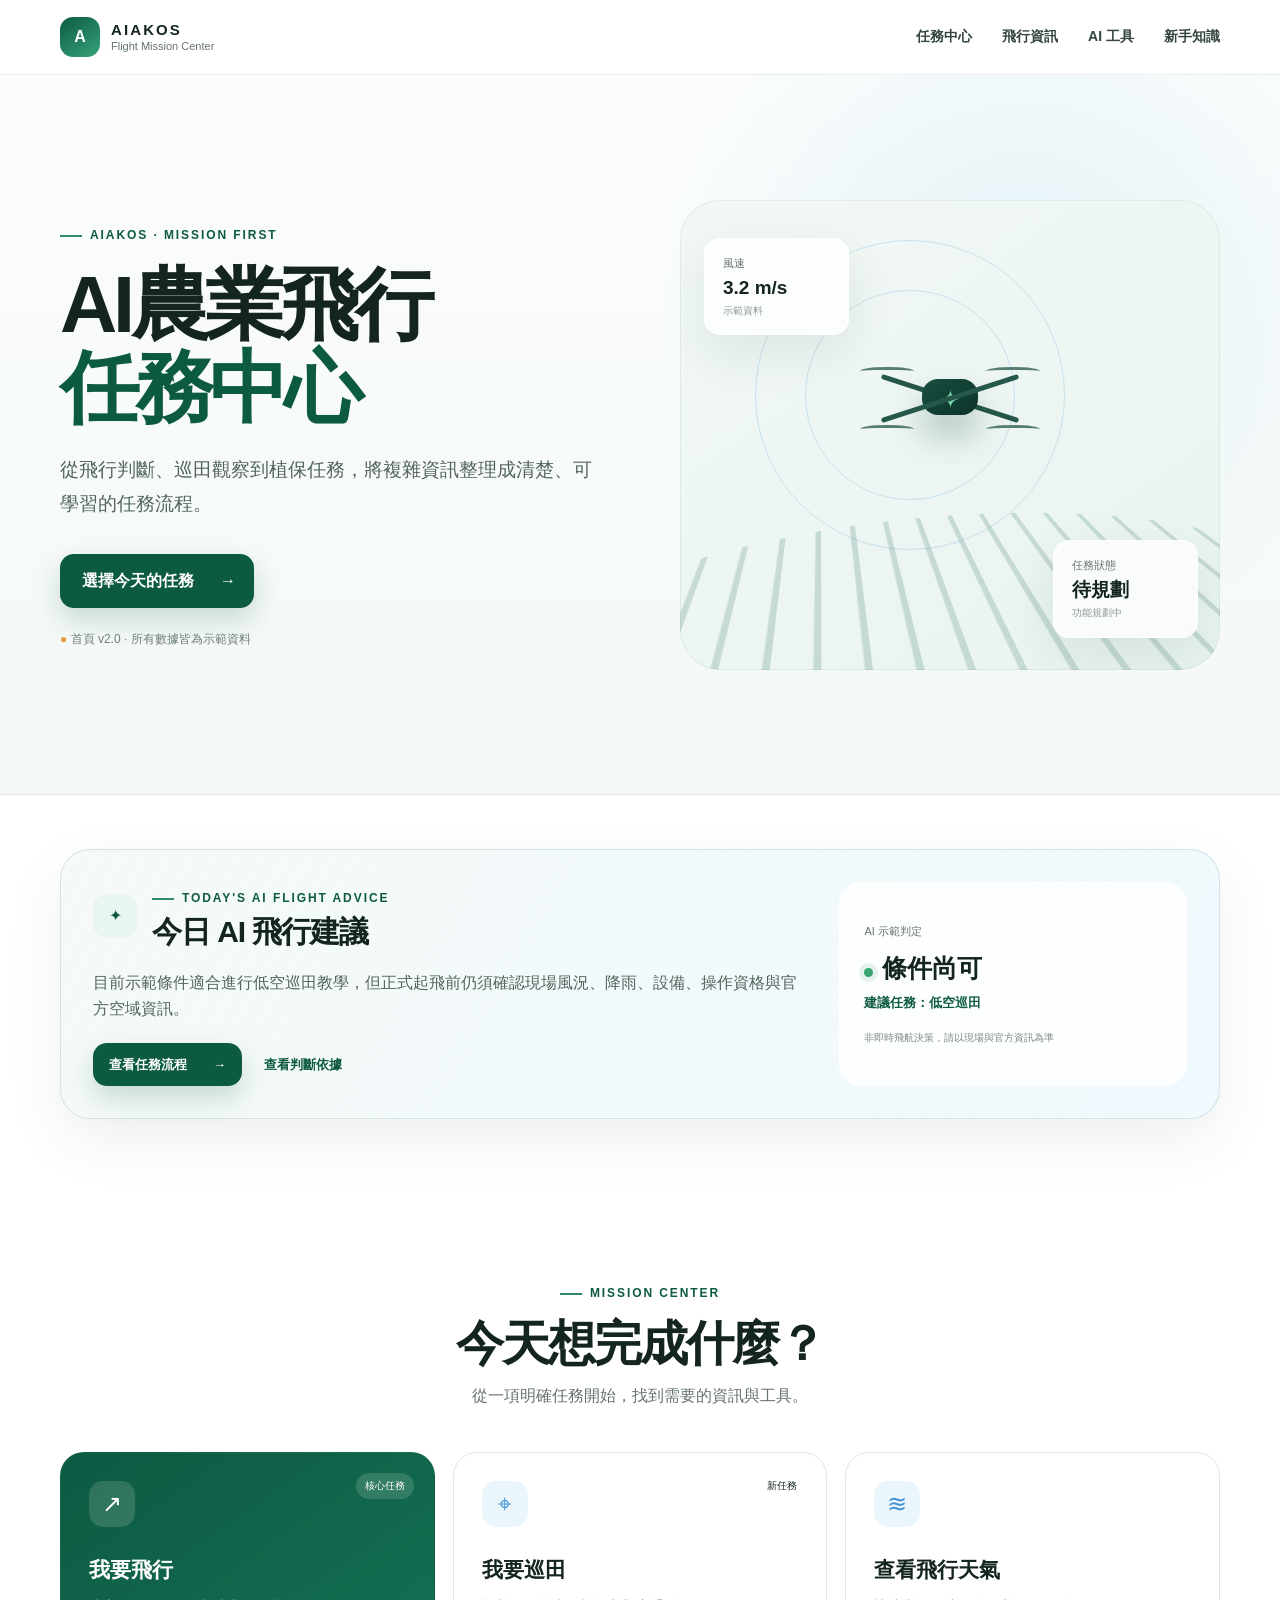
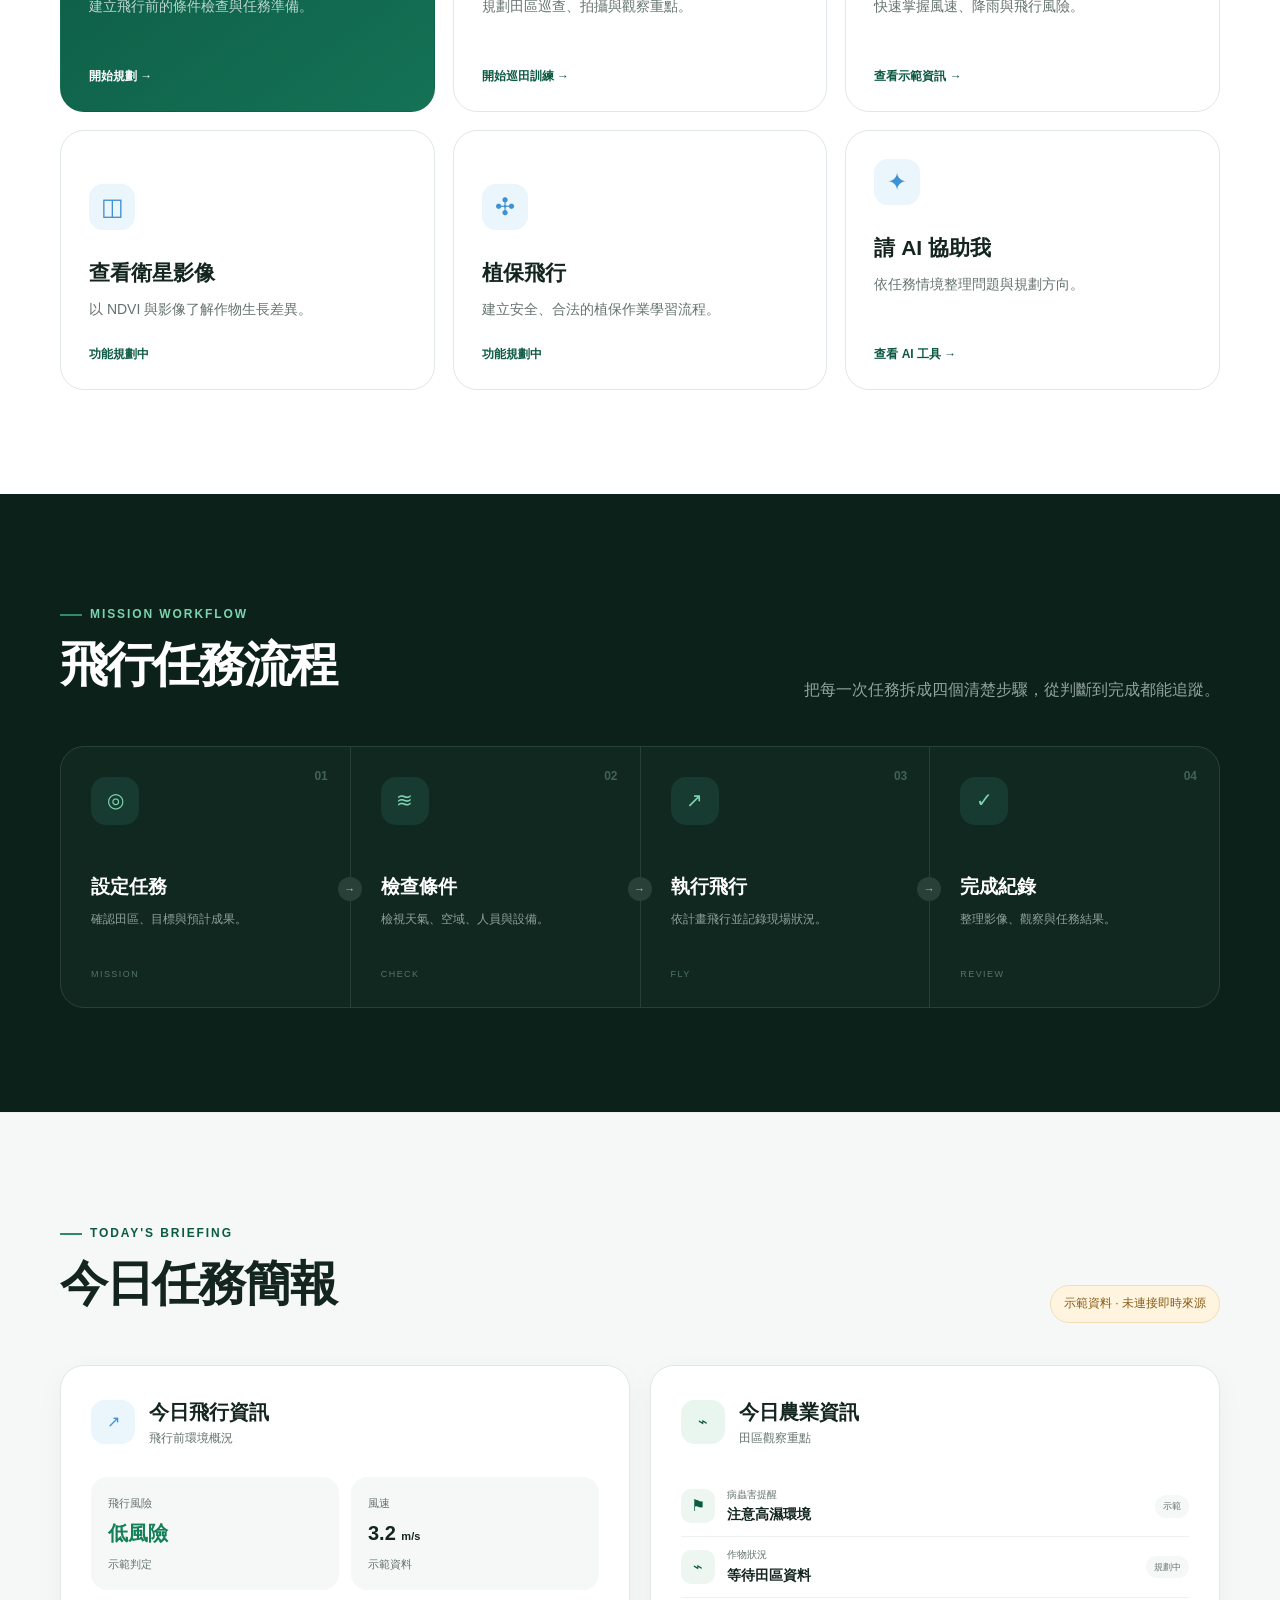
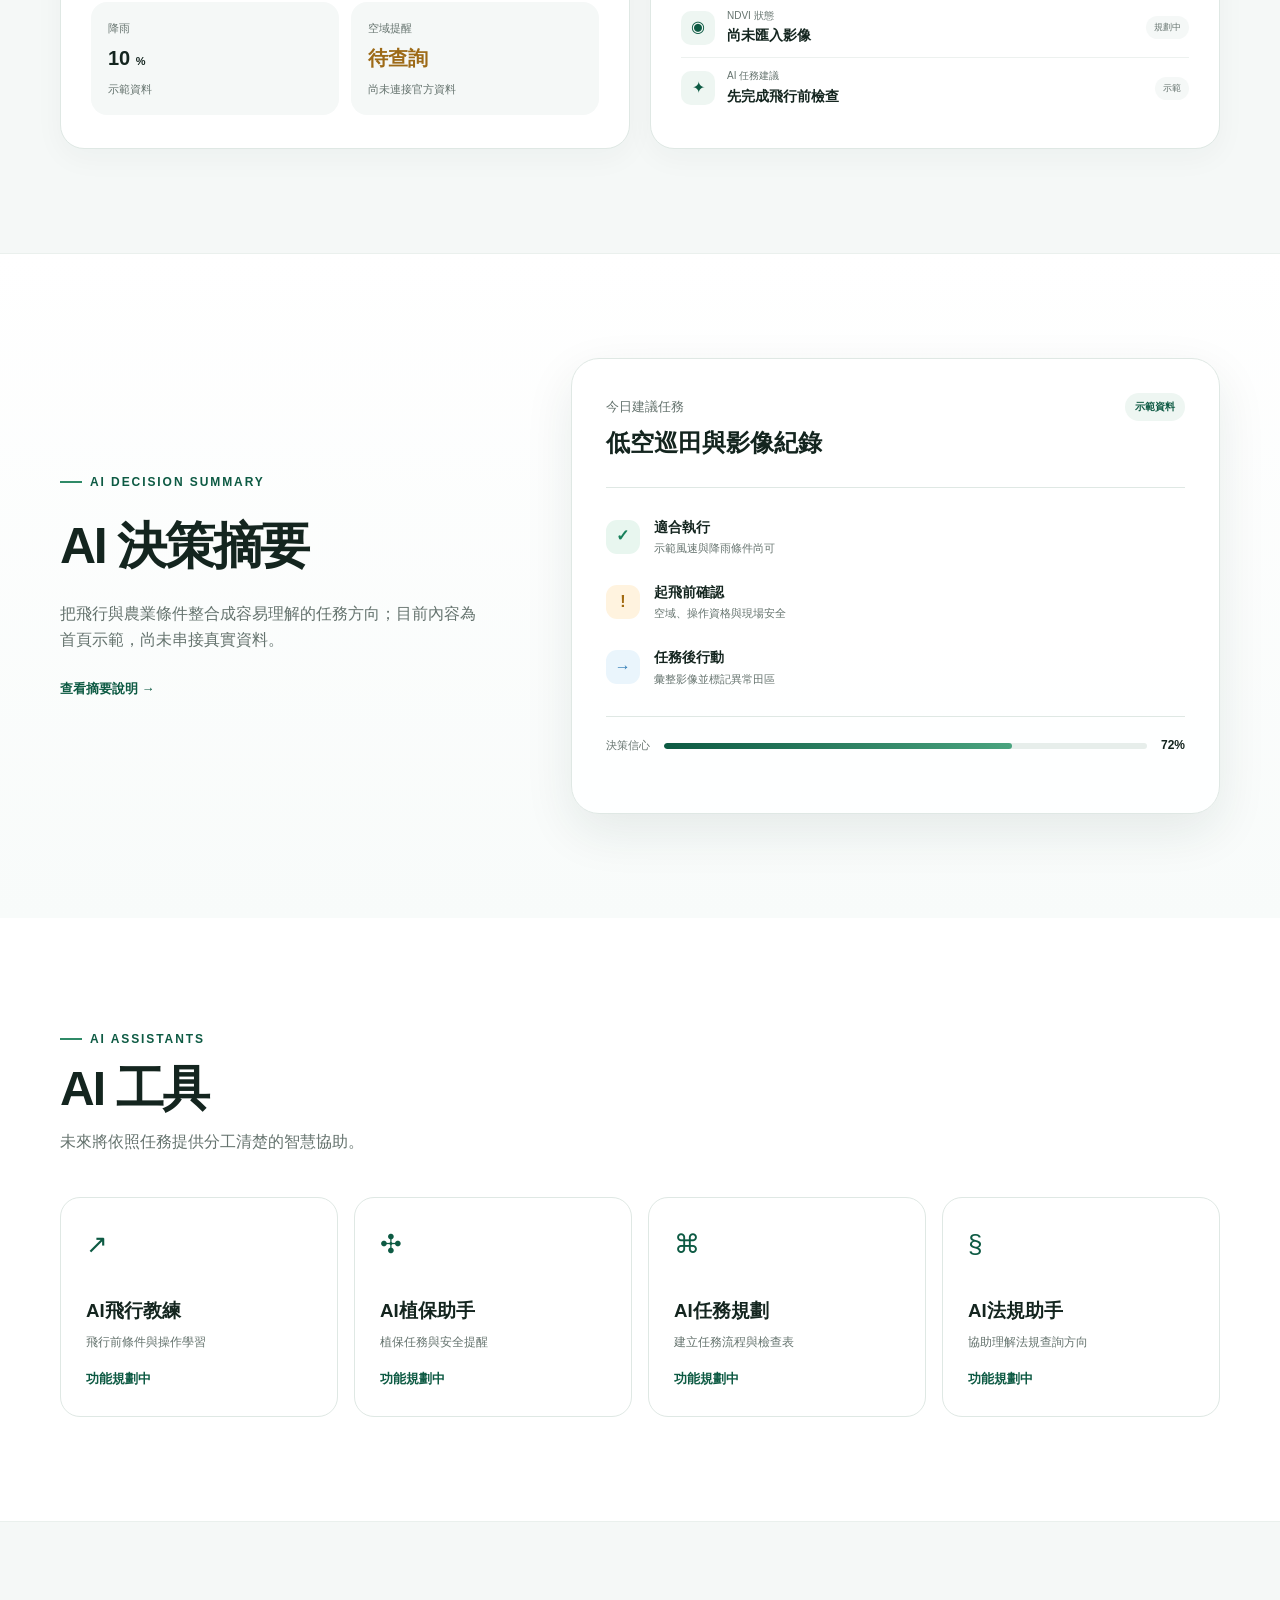
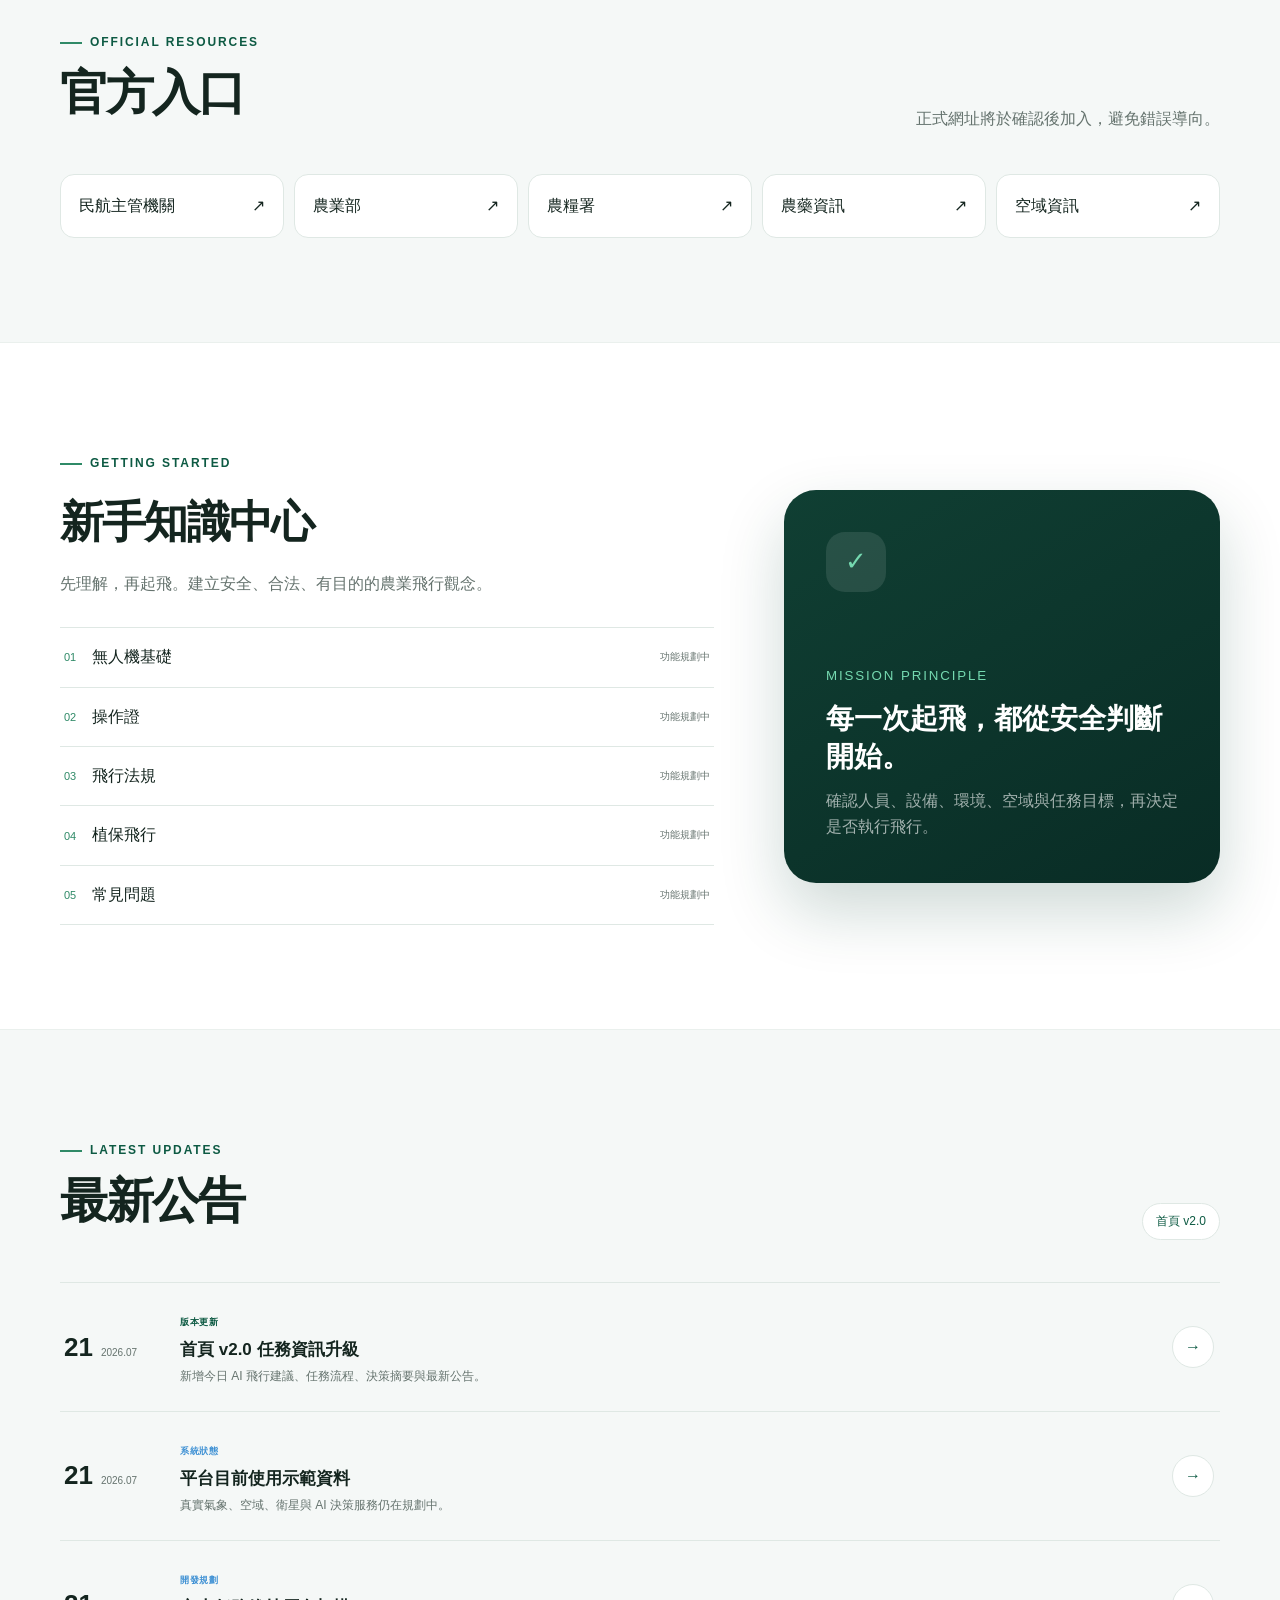
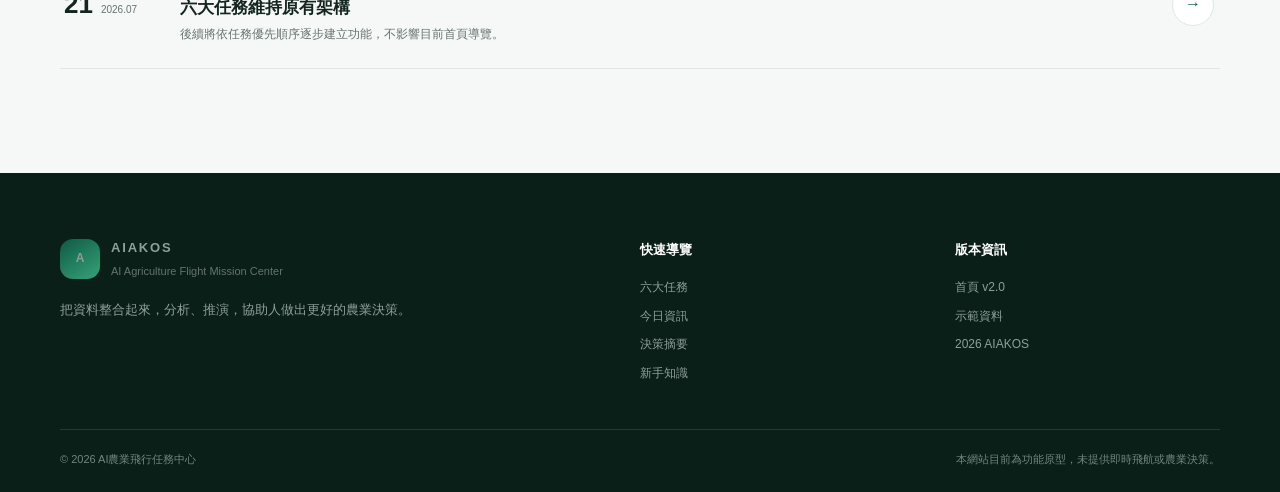
<file: index.html>
<!doctype html>
<html lang="zh-Hant">
<head>
  <meta charset="UTF-8">
  <meta name="viewport" content="width=device-width, initial-scale=1.0">
  <meta name="description" content="AI農業飛行任務中心：以任務為核心的農業無人機教育與決策入口。">
  <meta name="theme-color" content="#0f5b45">
  <title>AI農業飛行任務中心｜AI Agriculture Flight Mission Center</title>
  <link rel="stylesheet" href="./style.css">
</head>
<body>
  <a class="skip-link" href="#main">跳到主要內容</a>
  <header class="site-header">
    <nav class="nav container" aria-label="主要導覽">
      <a class="brand" href="#top" aria-label="AI農業飛行任務中心首頁">
        <span class="brand-mark" aria-hidden="true">A</span>
        <span><strong>AIAKOS</strong><small>Flight Mission Center</small></span>
      </a>
      <button class="menu-button" type="button" aria-expanded="false" aria-controls="nav-links"><span></span><span></span><span></span><span class="sr-only">開啟選單</span></button>
      <div class="nav-links" id="nav-links">
        <a href="#missions">任務中心</a><a href="#flight-info">飛行資訊</a><a href="#ai-tools">AI 工具</a><a href="#knowledge">新手知識</a>
      </div>
    </nav>
  </header>

  <main id="main">
    <section class="hero" id="top">
      <div class="container hero-grid">
        <div class="hero-copy">
          <span class="eyebrow">AIAKOS · Mission First</span>
          <h1>AI農業飛行<br><span>任務中心</span></h1>
          <p class="hero-lead">從飛行判斷、巡田觀察到植保任務，將複雜資訊整理成清楚、可學習的任務流程。</p>
          <a class="primary-button" href="#missions">選擇今天的任務 <span aria-hidden="true">→</span></a>
          <p class="demo-note"><span aria-hidden="true">●</span> 首頁 v2.0 · 所有數據皆為示範資料</p>
        </div>
        <div class="mission-visual" aria-label="農業飛行任務示意圖">
          <div class="radar radar-one"></div><div class="radar radar-two"></div>
          <div class="drone" aria-hidden="true"><span class="rotor r1"></span><span class="rotor r2"></span><span class="rotor r3"></span><span class="rotor r4"></span><span class="drone-body">✦</span></div>
          <div class="visual-card vc-weather"><span>風速</span><strong>3.2 m/s</strong><small>示範資料</small></div>
          <div class="visual-card vc-field"><span>任務狀態</span><strong>待規劃</strong><small>功能規劃中</small></div>
          <div class="field-lines"></div>
        </div>
      </div>
    </section>

    <section class="section advice-section" id="today-advice">
      <div class="container">
        <article class="advice-card">
          <div class="advice-main">
            <div class="advice-heading"><span class="panel-icon green" aria-hidden="true">✦</span><div><span class="eyebrow">TODAY'S AI FLIGHT ADVICE</span><h2>今日 AI 飛行建議</h2></div></div>
            <p class="advice-lead">目前示範條件適合進行低空巡田教學，但正式起飛前仍須確認現場風況、降雨、設備、操作資格與官方空域資訊。</p>
            <div class="advice-actions"><a class="primary-button compact" href="#mission-flow">查看任務流程 <span aria-hidden="true">→</span></a><button class="text-button" type="button" data-advice-detail>查看判斷依據</button></div>
          </div>
          <div class="advice-status" aria-label="示範飛行建議狀態">
            <span class="decision-label">AI 示範判定</span><strong><i aria-hidden="true"></i>條件尚可</strong><p>建議任務：低空巡田</p><small>非即時飛航決策，請以現場與官方資訊為準</small>
          </div>
        </article>
      </div>
    </section>

    <section class="section mission-section" id="missions">
      <div class="container">
        <div class="section-heading centered"><span class="eyebrow">MISSION CENTER</span><h2>今天想完成什麼？</h2><p>從一項明確任務開始，找到需要的資訊與工具。</p></div>
        <div class="mission-grid">
          <a class="mission-card featured" href="./pages/flight-mission.html"><span class="icon">↗</span><span class="card-tag">核心任務</span><h3>我要飛行</h3><p>建立飛行前的條件檢查與任務準備。</p><span class="card-action">開始規劃 →</span></a>
          <a class="mission-card" href="./pages/field-patrol.html"><span class="icon">⌖</span><span class="card-tag">新任務</span><h3>我要巡田</h3><p>規劃田區巡查、拍攝與觀察重點。</p><span class="card-action">開始巡田訓練 →</span></a>
          <a class="mission-card" href="#flight-info"><span class="icon">≋</span><h3>查看飛行天氣</h3><p>快速掌握風速、降雨與飛行風險。</p><span class="card-action">查看示範資訊 →</span></a>
          <button class="mission-card" data-planned><span class="icon">◫</span><h3>查看衛星影像</h3><p>以 NDVI 與影像了解作物生長差異。</p><span class="card-action">功能規劃中</span></button>
          <button class="mission-card" data-planned><span class="icon">✣</span><h3>植保飛行</h3><p>建立安全、合法的植保作業學習流程。</p><span class="card-action">功能規劃中</span></button>
          <a class="mission-card" href="#ai-tools"><span class="icon">✦</span><h3>請 AI 協助我</h3><p>依任務情境整理問題與規劃方向。</p><span class="card-action">查看 AI 工具 →</span></a>
        </div>
      </div>
    </section>

    <section class="section flow-section" id="mission-flow">
      <div class="container">
        <div class="section-heading split"><div><span class="eyebrow">MISSION WORKFLOW</span><h2>飛行任務流程</h2></div><p>把每一次任務拆成四個清楚步驟，從判斷到完成都能追蹤。</p></div>
        <ol class="flow-grid">
          <li><span class="flow-number">01</span><div class="flow-icon" aria-hidden="true">◎</div><h3>設定任務</h3><p>確認田區、目標與預計成果。</p><small>MISSION</small></li>
          <li><span class="flow-number">02</span><div class="flow-icon" aria-hidden="true">≋</div><h3>檢查條件</h3><p>檢視天氣、空域、人員與設備。</p><small>CHECK</small></li>
          <li><span class="flow-number">03</span><div class="flow-icon" aria-hidden="true">↗</div><h3>執行飛行</h3><p>依計畫飛行並記錄現場狀況。</p><small>FLY</small></li>
          <li><span class="flow-number">04</span><div class="flow-icon" aria-hidden="true">✓</div><h3>完成紀錄</h3><p>整理影像、觀察與任務結果。</p><small>REVIEW</small></li>
        </ol>
      </div>
    </section>

    <section class="section soft-bg" id="flight-info">
      <div class="container">
        <div class="section-heading split"><div><span class="eyebrow">TODAY'S BRIEFING</span><h2>今日任務簡報</h2></div><span class="status-pill">示範資料 · 未連接即時來源</span></div>
        <div class="info-columns">
          <article class="info-panel"><div class="panel-title"><span class="panel-icon blue">↗</span><div><h3>今日飛行資訊</h3><p>飛行前環境概況</p></div></div><div class="metric-grid">
            <div class="metric"><span>飛行風險</span><strong class="safe">低風險</strong><small>示範判定</small></div><div class="metric"><span>風速</span><strong>3.2 <em>m/s</em></strong><small>示範資料</small></div><div class="metric"><span>降雨</span><strong>10 <em>%</em></strong><small>示範資料</small></div><div class="metric"><span>空域提醒</span><strong class="warning">待查詢</strong><small>尚未連接官方資料</small></div>
          </div></article>
          <article class="info-panel"><div class="panel-title"><span class="panel-icon green">⌁</span><div><h3>今日農業資訊</h3><p>田區觀察重點</p></div></div><div class="agri-list">
            <div><span class="list-icon">⚑</span><p><small>病蟲害提醒</small><strong>注意高濕環境</strong></p><em>示範</em></div><div><span class="list-icon">⌁</span><p><small>作物狀況</small><strong>等待田區資料</strong></p><em>規劃中</em></div><div><span class="list-icon">◉</span><p><small>NDVI 狀態</small><strong>尚未匯入影像</strong></p><em>規劃中</em></div><div><span class="list-icon">✦</span><p><small>AI 任務建議</small><strong>先完成飛行前檢查</strong></p><em>示範</em></div>
          </div></article>
        </div>
      </div>
    </section>

    <section class="section summary-section" id="ai-summary">
      <div class="container summary-layout">
        <div class="summary-copy"><span class="eyebrow">AI DECISION SUMMARY</span><h2>AI 決策摘要</h2><p>把飛行與農業條件整合成容易理解的任務方向；目前內容為首頁示範，尚未串接真實資料。</p><button class="text-button" type="button" data-summary-detail>查看摘要說明 →</button></div>
        <article class="summary-card">
          <div class="summary-top"><div><small>今日建議任務</small><h3>低空巡田與影像紀錄</h3></div><span class="summary-badge">示範資料</span></div>
          <div class="summary-points"><p><span class="check">✓</span><span><strong>適合執行</strong><small>示範風速與降雨條件尚可</small></span></p><p><span class="alert">!</span><span><strong>起飛前確認</strong><small>空域、操作資格與現場安全</small></span></p><p><span class="next">→</span><span><strong>任務後行動</strong><small>彙整影像並標記異常田區</small></span></p></div>
          <footer class="summary-footer"><span>決策信心</span><div class="confidence-track" aria-label="示範決策信心 72%"><i></i></div><strong>72%</strong></footer>
        </article>
      </div>
    </section>

    <section class="section" id="ai-tools"><div class="container"><div class="section-heading"><span class="eyebrow">AI ASSISTANTS</span><h2>AI 工具</h2><p>未來將依照任務提供分工清楚的智慧協助。</p></div><div class="tool-grid">
      <button class="tool-card" data-planned><span>↗</span><h3>AI飛行教練</h3><p>飛行前條件與操作學習</p><small>功能規劃中</small></button><button class="tool-card" data-planned><span>✣</span><h3>AI植保助手</h3><p>植保任務與安全提醒</p><small>功能規劃中</small></button><button class="tool-card" data-planned><span>⌘</span><h3>AI任務規劃</h3><p>建立任務流程與檢查表</p><small>功能規劃中</small></button><button class="tool-card" data-planned><span>§</span><h3>AI法規助手</h3><p>協助理解法規查詢方向</p><small>功能規劃中</small></button>
    </div></div></section>

    <section class="section soft-bg" id="official"><div class="container"><div class="section-heading split"><div><span class="eyebrow">OFFICIAL RESOURCES</span><h2>官方入口</h2></div><p>正式網址將於確認後加入，避免錯誤導向。</p></div><div class="link-row">
      <button data-planned>民航主管機關 <span>↗</span></button><button data-planned>農業部 <span>↗</span></button><button data-planned>農糧署 <span>↗</span></button><button data-planned>農藥資訊 <span>↗</span></button><button data-planned>空域資訊 <span>↗</span></button>
    </div></div></section>

    <section class="section" id="knowledge"><div class="container knowledge-wrap"><div class="knowledge-copy"><span class="eyebrow">GETTING STARTED</span><h2>新手知識中心</h2><p>先理解，再起飛。建立安全、合法、有目的的農業飛行觀念。</p><div class="knowledge-list"><button data-planned><span>01</span>無人機基礎<em>功能規劃中</em></button><button data-planned><span>02</span>操作證<em>功能規劃中</em></button><button data-planned><span>03</span>飛行法規<em>功能規劃中</em></button><button data-planned><span>04</span>植保飛行<em>功能規劃中</em></button><button data-planned><span>05</span>常見問題<em>功能規劃中</em></button></div></div><aside class="safety-card"><span class="shield">✓</span><small>MISSION PRINCIPLE</small><h3>每一次起飛，都從安全判斷開始。</h3><p>確認人員、設備、環境、空域與任務目標，再決定是否執行飛行。</p></aside></div></section>

    <section class="section announcement-section" id="announcements"><div class="container"><div class="section-heading split"><div><span class="eyebrow">LATEST UPDATES</span><h2>最新公告</h2></div><span class="status-pill neutral">首頁 v2.0</span></div><div class="announcement-list">
      <article><time datetime="2026-07-21"><strong>21</strong><span>2026.07</span></time><div><span class="announcement-tag">版本更新</span><h3>首頁 v2.0 任務資訊升級</h3><p>新增今日 AI 飛行建議、任務流程、決策摘要與最新公告。</p></div><button type="button" data-announcement="首頁 v2.0 已加入四個任務導向資訊區塊。" aria-label="查看首頁 v2.0 更新內容">→</button></article>
      <article><time datetime="2026-07-21"><strong>21</strong><span>2026.07</span></time><div><span class="announcement-tag muted">系統狀態</span><h3>平台目前使用示範資料</h3><p>真實氣象、空域、衛星與 AI 決策服務仍在規劃中。</p></div><button type="button" data-announcement="目前所有資訊皆為示範用途，正式飛行請查詢官方來源。" aria-label="查看示範資料說明">→</button></article>
      <article><time datetime="2026-07-21"><strong>21</strong><span>2026.07</span></time><div><span class="announcement-tag muted">開發規劃</span><h3>六大任務維持原有架構</h3><p>後續將依任務優先順序逐步建立功能，不影響目前首頁導覽。</p></div><button type="button" data-announcement="六大任務架構已完整保留，後續功能將分階段開發。" aria-label="查看六大任務開發規劃">→</button></article>
    </div></div></section>
  </main>

  <footer><div class="container footer-grid"><div><a class="brand footer-brand" href="#top"><span class="brand-mark">A</span><span><strong>AIAKOS</strong><small>AI Agriculture Flight Mission Center</small></span></a><p>把資料整合起來，分析、推演，協助人做出更好的農業決策。</p></div><div><strong>快速導覽</strong><a href="#missions">六大任務</a><a href="#flight-info">今日資訊</a><a href="#ai-summary">決策摘要</a><a href="#knowledge">新手知識</a></div><div><strong>版本資訊</strong><span>首頁 v2.0</span><span>示範資料</span><span>2026 AIAKOS</span></div></div><div class="container footer-bottom"><span>© 2026 AI農業飛行任務中心</span><span>本網站目前為功能原型，未提供即時飛航或農業決策。</span></div></footer>
  <div class="toast" role="status" aria-live="polite" aria-hidden="true"><strong>功能規劃中</strong><span>此功能將於後續版本逐步建立。</span></div>
  <script src="./script.js" defer></script>
</body>
</html>
</file>
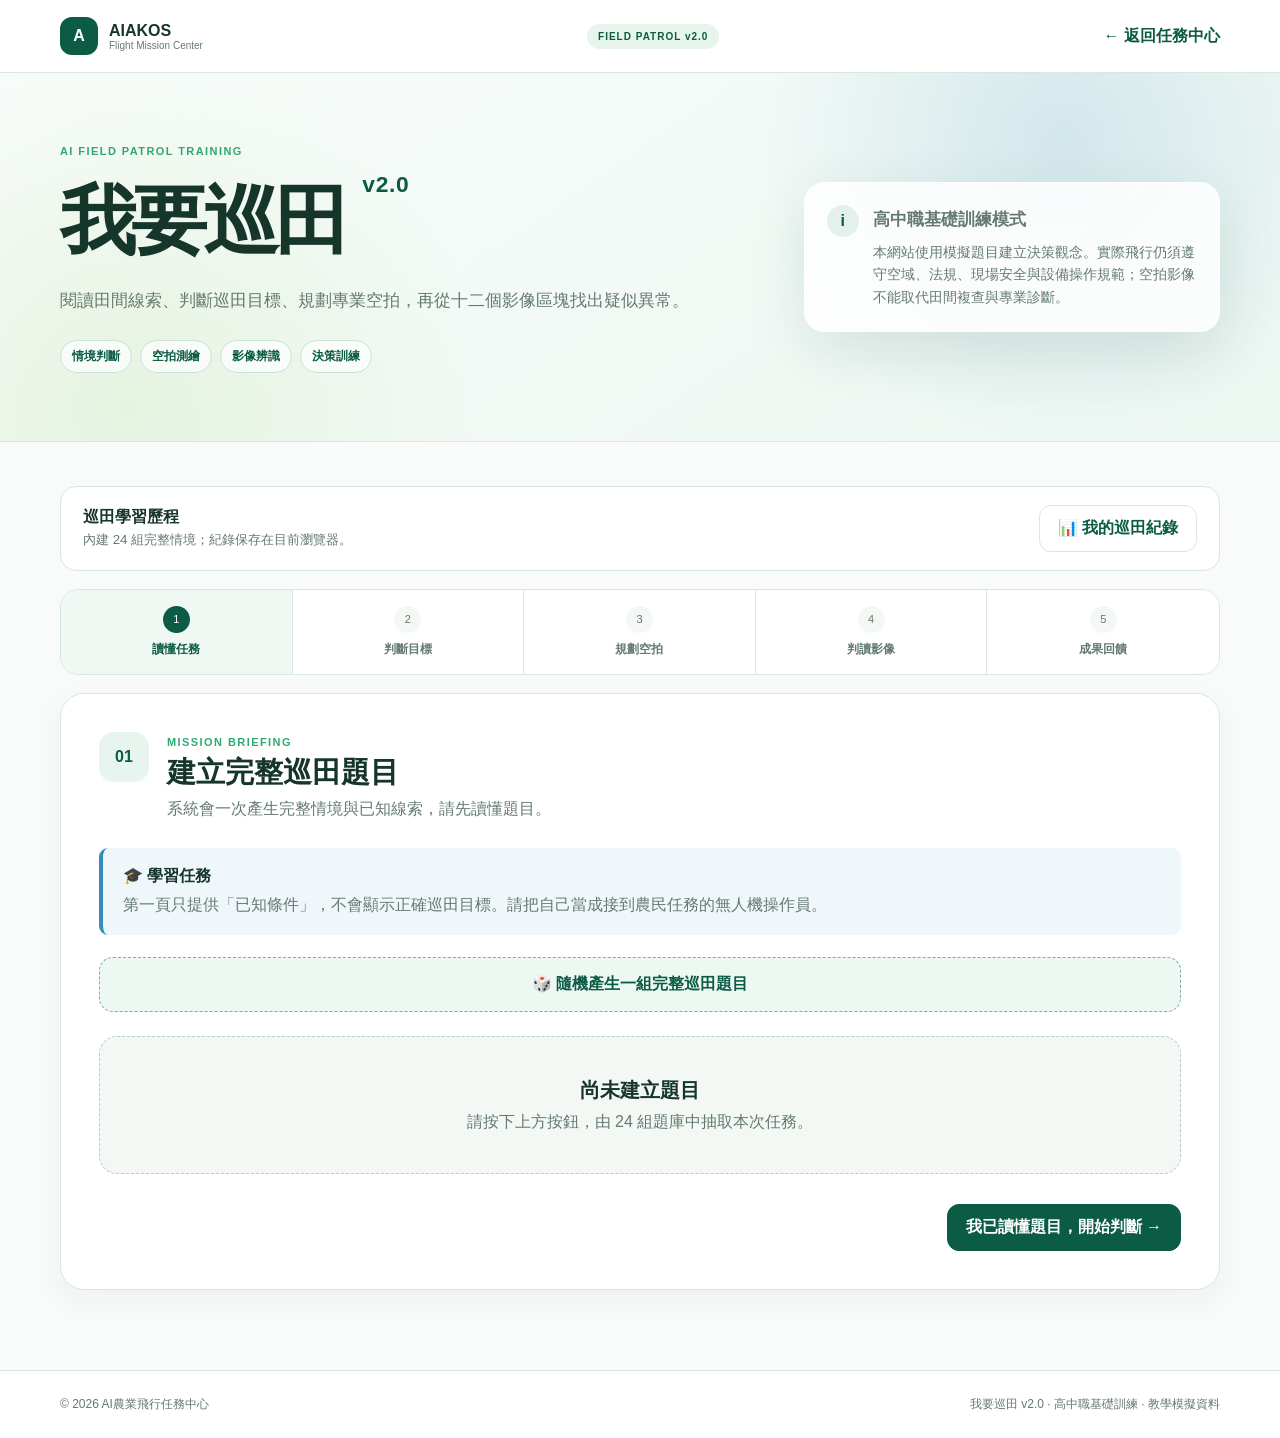
<file: pages/field-patrol.html>
<!doctype html>
<html lang="zh-Hant">
<head>
  <meta charset="UTF-8">
  <meta name="viewport" content="width=device-width,initial-scale=1">
  <meta name="description" content="我要巡田 v2.0：高中職農業無人機情境判斷、空拍規劃與影像判讀基礎訓練。">
  <meta name="theme-color" content="#0b5b45">
  <title>我要巡田 v2.0｜AI農業飛行任務中心</title>
  <link rel="stylesheet" href="./field-patrol.css">
</head>
<body>
  <a class="skip-link" href="#main">跳到主要內容</a>
  <header class="site-header">
    <nav class="nav shell">
      <a class="brand" href="../index.html"><span class="brand-mark">A</span><span><strong>AIAKOS</strong><small>Flight Mission Center</small></span></a>
      <span class="version-badge">FIELD PATROL v2.0</span>
      <a class="back-link" href="../index.html#missions">← 返回任務中心</a>
    </nav>
  </header>

  <main id="main">
    <section class="page-hero">
      <div class="shell hero-layout">
        <div>
          <span class="eyebrow">AI FIELD PATROL TRAINING</span>
          <h1>我要巡田 <em>v2.0</em></h1>
          <p>閱讀田間線索、判斷巡田目標、規劃專業空拍，再從十二個影像區塊找出疑似異常。</p>
          <div class="hero-tags"><span>情境判斷</span><span>空拍測繪</span><span>影像辨識</span><span>決策訓練</span></div>
        </div>
        <aside class="source-notice"><span>i</span><p><strong>高中職基礎訓練模式</strong><small>本網站使用模擬題目建立決策觀念。實際飛行仍須遵守空域、法規、現場安全與設備操作規範；空拍影像不能取代田間複查與專業診斷。</small></p></aside>
      </div>
    </section>

    <div class="shell workspace">
      <div class="quick-bar">
        <p><strong>巡田學習歷程</strong><small>內建 24 組完整情境；紀錄保存在目前瀏覽器。</small></p>
        <button type="button" class="secondary" data-open-records>📊 我的巡田紀錄</button>
      </div>

      <nav class="stepper" aria-label="巡田任務進度">
        <button type="button" class="step active" data-step-target="1"><span>1</span><strong>讀懂任務</strong></button>
        <button type="button" class="step" data-step-target="2"><span>2</span><strong>判斷目標</strong></button>
        <button type="button" class="step" data-step-target="3"><span>3</span><strong>規劃空拍</strong></button>
        <button type="button" class="step" data-step-target="4"><span>4</span><strong>判讀影像</strong></button>
        <button type="button" class="step" data-step-target="5"><span>5</span><strong>成果回饋</strong></button>
      </nav>

      <form id="patrol-form" novalidate>
        <section class="form-step active" data-step="1">
          <header class="section-title"><span>01</span><div><small>MISSION BRIEFING</small><h2>建立完整巡田題目</h2><p>系統會一次產生完整情境與已知線索，請先讀懂題目。</p></div></header>
          <div class="teacher-note"><strong>🎓 學習任務</strong><p>第一頁只提供「已知條件」，不會顯示正確巡田目標。請把自己當成接到農民任務的無人機操作員。</p></div>
          <button class="random-all" type="button" data-random>🎲 隨機產生一組完整巡田題目</button>
          <div id="mission-placeholder" class="mission-placeholder">
            <strong>尚未建立題目</strong><p>請按下上方按鈕，由 24 組題庫中抽取本次任務。</p>
          </div>
          <article id="mission-card" class="mission-card" hidden>
            <div class="mission-card-head"><div><small>MISSION ID</small><strong id="mission-id">—</strong></div><span id="mission-category">教學任務</span></div>
            <div class="mission-facts">
              <p><small>作物</small><strong id="mission-crop">—</strong></p>
              <p><small>生育階段</small><strong id="mission-stage">—</strong></p>
              <p><small>田區</small><strong id="mission-area">—</strong></p>
              <p><small>地點</small><strong id="mission-location">—</strong></p>
              <p><small>巡田日期</small><strong id="mission-date">—</strong></p>
            </div>
            <div class="clue-box"><span>🔎</span><div><small>巡田前已知線索</small><p id="mission-clue">—</p></div></div>
          </article>
          <input type="hidden" name="scenarioId" required>
          <div class="step-actions"><span></span><button class="primary" type="button" data-next>我已讀懂題目，開始判斷 →</button></div>
        </section>

        <section class="form-step" data-step="2" hidden>
          <header class="section-title"><span>02</span><div><small>OBSERVATION TARGET</small><h2>判斷主要巡田目標</h2><p>根據第一頁的條件與已知線索，判斷這次升空最主要要找什麼。</p></div></header>
          <div class="context-strip" data-context="mission"></div>
          <fieldset><legend>本次最主要的巡田觀察目標是什麼？（單選）</legend>
            <div class="choice-grid target-grid">
              <label><input type="radio" name="target" value="growth" required><span><strong>🌱 生長差異</strong><small>比較植株高度、葉色、冠層與覆蓋狀況。</small></span></label>
              <label><input type="radio" name="target" value="drought"><span><strong>☀️ 水分不足或灌溉異常</strong><small>尋找萎凋、捲葉或供水分布不均。</small></span></label>
              <label><input type="radio" name="target" value="drainage"><span><strong>💧 積水或排水異常</strong><small>辨識低窪積水、濕害或排水不良範圍。</small></span></label>
              <label><input type="radio" name="target" value="pest"><span><strong>🔎 疑似病蟲害</strong><small>標記疑似區域，之後仍須近距離複查。</small></span></label>
              <label><input type="radio" name="target" value="storm"><span><strong>🌬️ 倒伏或風雨損傷</strong><small>確認傾斜、折損與受害範圍。</small></span></label>
              <label><input type="radio" name="target" value="weed"><span><strong>🌿 雜草或競爭區域</strong><small>觀察非作物植被與田間競爭分布。</small></span></label>
            </div><small class="error"></small>
          </fieldset>
          <div class="learning-note"><strong>判斷原則</strong><p>選擇「最主要」的任務目標。農田可能同時有多個問題，但本題線索會指向一項最需要優先確認的目標。</p></div>
          <div class="step-actions"><button class="secondary" type="button" data-prev>← 返回題目</button><button class="primary" type="button" data-next>確認目標，進入空拍規劃 →</button></div>
        </section>

        <section class="form-step" data-step="3" hidden>
          <header class="section-title"><span>03</span><div><small>FLIGHT &amp; CAPTURE PLAN</small><h2>規劃航線與專業空拍</h2><p>根據任務和自己判斷的目標，完成四項空拍規劃。</p></div></header>
          <div class="context-strip" data-context="plan"></div>
          <div class="field-grid">
            <label>離作物冠層高度<select name="height" required><option value="">請選擇……</option><option value="low">低空（10～20 公尺）｜細節較多、範圍較小</option><option value="mid">中空（20～40 公尺）｜兼顧細節與範圍</option><option value="high">較高空（40 公尺以上）｜範圍大、細節較少</option></select><small class="error"></small></label>
            <label>航線方式<select name="route" required><option value="">請選擇……</option><option value="grid">網格式全區覆蓋</option><option value="row">沿作物行列往返</option><option value="focus">疑似區定點環繞</option><option value="random">自由飛行、沒有固定航線</option></select><small class="error"></small></label>
            <label>拍攝角度<select name="angle" required><option value="">請選擇……</option><option value="top">垂直俯視｜適合分布、覆蓋與測繪</option><option value="oblique">斜角拍攝｜適合株高、側面與倒伏觀察</option><option value="mixed">俯視＋斜拍｜兼顧分布與立體狀況</option></select><small class="error"></small></label>
          </div>

          <section class="overlap-lesson" aria-labelledby="overlap-title">
            <div class="lesson-heading"><div><small>AERIAL MAPPING BASICS</small><h3 id="overlap-title">影像重疊規劃</h3><p>照片需要保留共同區域，軟體才能找到相同特徵並拼接完整田區。</p></div><button type="button" class="text-button" data-toggle-overlap aria-expanded="false">查看專業說明＋</button></div>
            <div class="overlap-explainer" data-overlap-explainer hidden>
              <article><div class="overlap-demo forward"><span></span><span></span><span></span><i>飛行方向 →</i></div><h4>航向重疊</h4><p>同一條航線上，前後兩張照片重複拍到的範圍。重疊不足，飛行方向可能出現缺口。</p></article>
              <article><div class="overlap-demo side"><span></span><span></span><i>相鄰航線</i></div><h4>旁向重疊</h4><p>兩條相鄰航線之間的照片重複範圍。像割草換到下一排時，仍要蓋到上一排的一部分。</p></article>
              <div class="professional-tip"><strong>專業提醒</strong><p>實際比例會受高度、相機、作物冠層、風速、地形及軟體要求影響。本訓練先學會根據任務，在完整度、效率與照片數量之間做選擇。</p></div>
            </div>
            <fieldset class="overlap-options"><legend>請選擇本次影像重疊方案</legend>
              <div class="plan-grid">
                <label><input type="radio" name="overlap" value="quick" required><span class="plan-card"><b>A</b><strong>快速巡查</strong><small>航向約 60%／旁向約 50%</small><em>照片較少、速度較快，但拼接與完整度較低。</em><span class="mini-overlap low-overlap"><i></i><i></i><i></i></span></span></label>
                <label><input type="radio" name="overlap" value="standard"><span class="plan-card"><b>B</b><strong>標準巡田</strong><small>航向約 75%／旁向約 65%</small><em>兼顧田區完整度、飛行時間與照片數量。</em><span class="mini-overlap medium-overlap"><i></i><i></i><i></i></span></span></label>
                <label><input type="radio" name="overlap" value="precision"><span class="plan-card"><b>C</b><strong>精細巡查</strong><small>航向約 85%／旁向約 75%</small><em>共同影像較多，適合細部判讀，但較耗時。</em><span class="mini-overlap high-overlap"><i></i><i></i><i></i></span></span></label>
              </div><small class="error"></small>
            </fieldset>
            <div id="overlap-impact" class="impact-panel" aria-live="polite"><strong>尚未選擇方案</strong><span>請比較三種方案的完整度、效率與適用任務。</span></div>
          </section>

          <fieldset><legend>起飛前安全確認（全部必須完成）</legend>
            <div class="check-grid">
              <label><input type="checkbox" name="safety" value="airspace"><span>空域與法規已確認</span></label>
              <label><input type="checkbox" name="safety" value="equipment"><span>人員、設備與電量已確認</span></label>
              <label><input type="checkbox" name="safety" value="weather"><span>天氣與現場障礙已確認</span></label>
            </div><small class="error safety-error"></small>
          </fieldset>
          <div class="step-actions"><button class="secondary" type="button" data-prev>← 返回目標</button><button class="primary" type="button" data-next>確認規劃，進入影像判讀 →</button></div>
        </section>

        <section class="form-step" data-step="4" hidden>
          <header class="section-title"><span>04</span><div><small>SIMULATED AERIAL IMAGE</small><h2>判讀十二個影像區塊</h2><p>綜合前三頁資料，找出 2～4 個最需要到現場複查的疑似異常區。</p></div></header>
          <div class="context-strip full-context" data-context="image"></div>
          <div class="image-instruction"><strong>作答方式</strong><p>比較顏色、亮度、紋理與植株排列。點選可疑區塊，再點一次可取消；系統不會在送出前顯示正確答案。</p></div>
          <div class="image-layout">
            <div>
              <div id="field-map" class="field-map" role="group" aria-label="十二格模擬空拍田區"></div>
              <p class="map-caption">教學模擬影像｜影像差異只代表「疑似異常」，不能直接判定原因。</p>
            </div>
            <aside class="selection-panel"><small>SELECTED AREAS</small><h3>我的標記</h3><p id="selected-plots">尚未標記</p><strong id="selected-count">0 個區域</strong><p class="selection-hint">本題有 2～4 個疑似異常區。</p><button type="button" class="secondary" data-clear-plots>清除標記</button></aside>
          </div>
          <label class="full-label">影像初步篩查後，最適合的下一步是什麼？<select name="action" required><option value="">請選擇……</option><option value="field">前往標記區域進行田間複查</option><option value="diagnose">直接把空拍影像當成病害確診結果</option><option value="ignore">不需處理，僅保存照片</option></select><small class="error"></small></label>
          <div class="submit-warning"><strong>⚠️ 送出前請再次確認</strong><p>請確認前面的巡田目標、飛行規劃及本頁影像標記。送出後才會公布正確答案與逐項評分。</p></div>
          <div class="step-actions"><button class="secondary" type="button" data-prev>← 返回規劃</button><button class="primary submit-button" type="submit">✅ 確認答案並完成巡田評估</button></div>
        </section>

        <section class="form-step result-step" data-step="5" hidden>
          <div class="result-hero"><span class="result-icon">✓</span><div><small>FIELD PATROL RESULT</small><h2 id="result-title">巡田學習成果</h2><p id="result-lead">完成任務後，這裡會顯示正確答案、逐項分數與改進建議。</p></div><strong id="score">--</strong></div>
          <div class="score-row"><article><small>目標判斷</small><strong id="score-target">--</strong></article><article><small>空拍規劃</small><strong id="score-plan">--</strong></article><article><small>影像判讀</small><strong id="score-image">--</strong></article><article><small>安全與決策</small><strong id="score-safety">--</strong></article></div>
          <section class="answer-review"><div class="records-heading"><div><small>ANSWER REVIEW</small><h3>逐項答案與理由</h3></div></div><div id="answer-details"></div></section>
          <div class="result-grid"><article><h3>任務摘要</h3><dl id="summary"></dl></article><article><h3>改進建議</h3><ul id="feedback"></ul></article></div>
          <section class="records"><div class="records-heading"><div><small>LOCAL LEARNING HISTORY</small><h3>最近 20 筆巡田紀錄</h3></div><button type="button" class="danger-link" data-clear-records>清除全部</button></div><div class="history-stats"><p><small>完成任務</small><strong id="completed-count">0</strong></p><p><small>平均分數</small><strong id="average-score">--</strong></p></div><div id="records-list"></div><p class="storage-note">紀錄僅保存在目前瀏覽器；清除瀏覽資料或更換裝置後可能消失。</p></section>
          <div class="step-actions"><button class="secondary" type="button" data-edit>← 返回檢視／修改</button><button class="primary" type="button" data-reset>抽取新的巡田題目</button></div>
        </section>
      </form>
    </div>
  </main>

  <footer><div class="shell"><span>© 2026 AI農業飛行任務中心</span><span>我要巡田 v2.0 · 高中職基礎訓練 · 教學模擬資料</span></div></footer>
  <div class="toast" aria-live="polite" aria-hidden="true"><strong>操作提醒</strong><span></span></div>
  <script src="./field-patrol.js" defer></script>
</body>
</html>
</file>
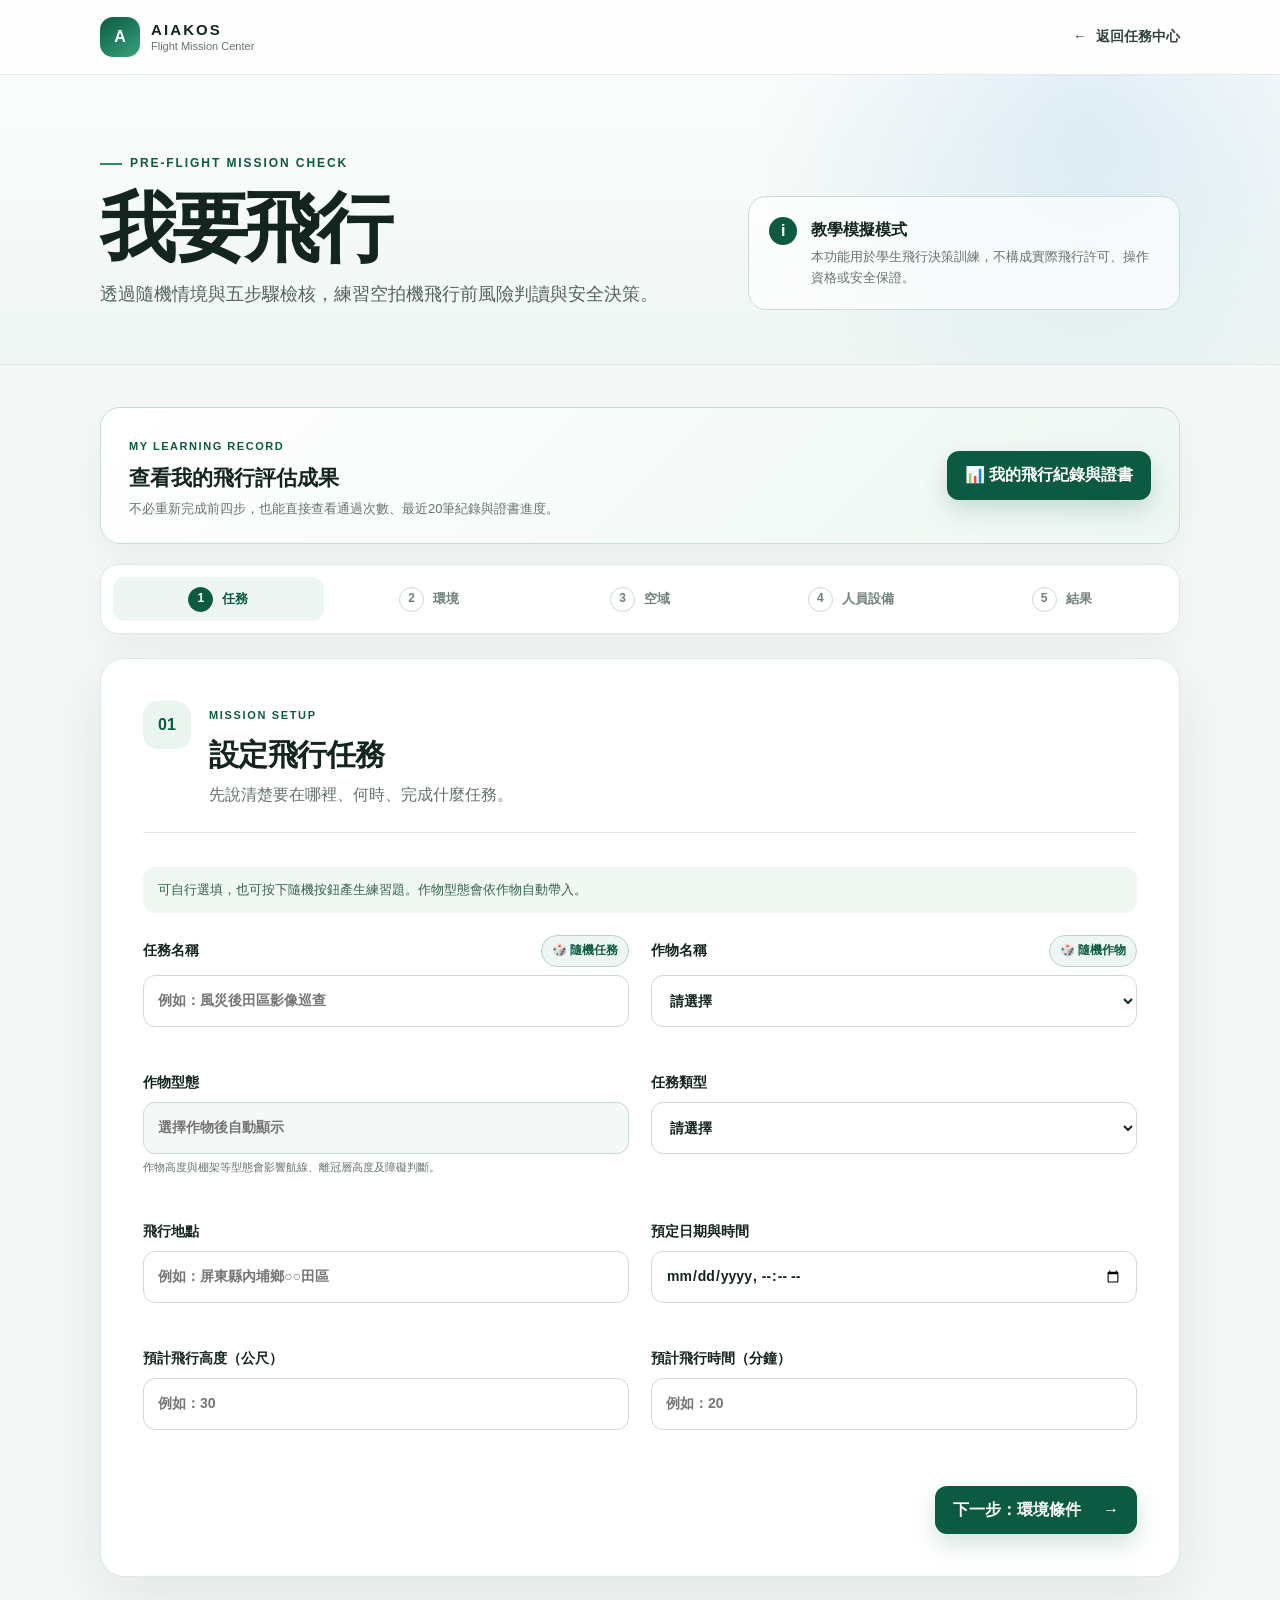
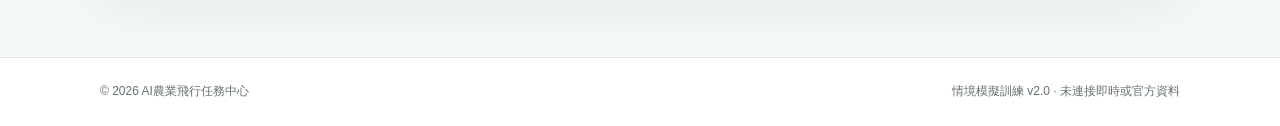
<file: pages/flight-mission.html>
<!doctype html>
<html lang="zh-Hant">
<head>
  <meta charset="UTF-8">
  <meta name="viewport" content="width=device-width, initial-scale=1.0">
  <meta name="description" content="AI農業飛行任務中心：空拍機飛行前評估情境模擬、學習紀錄與能力小證書。">
  <meta name="theme-color" content="#0d5a43">
  <title>我要飛行｜AI農業飛行任務中心</title>
  <link rel="stylesheet" href="./flight-mission.css">
</head>
<body>
  <a class="skip-link" href="#main">跳到主要內容</a>
  <header class="site-header">
    <nav class="nav shell" aria-label="功能頁導覽">
      <a class="brand" href="../index.html" aria-label="返回 AI農業飛行任務中心首頁">
        <span class="brand-mark" aria-hidden="true">A</span>
        <span><strong>AIAKOS</strong><small>Flight Mission Center</small></span>
      </a>
      <a class="back-link" href="../index.html#missions"><span aria-hidden="true">←</span> 返回任務中心</a>
    </nav>
  </header>

  <main id="main">
    <section class="page-hero">
      <div class="shell hero-layout">
        <div>
          <span class="eyebrow">PRE-FLIGHT MISSION CHECK</span>
          <h1>我要飛行</h1>
          <p>透過隨機情境與五步驟檢核，練習空拍機飛行前風險判讀與安全決策。</p>
        </div>
        <aside class="source-notice"><span aria-hidden="true">i</span><p><strong>教學模擬模式</strong><small>本功能用於學生飛行決策訓練，不構成實際飛行許可、操作資格或安全保證。</small></p></aside>
      </div>
    </section>

    <div class="shell workspace">
      <section class="records-shortcut" aria-labelledby="records-shortcut-title">
        <div>
          <small>MY LEARNING RECORD</small>
          <h2 id="records-shortcut-title">查看我的飛行評估成果</h2>
          <p>不必重新完成前四步，也能直接查看通過次數、最近20筆紀錄與證書進度。</p>
        </div>
        <button type="button" class="primary" data-open-records>📊 我的飛行紀錄與證書</button>
      </section>

      <nav class="stepper" aria-label="飛行前檢核進度">
        <button type="button" class="step active" data-step-target="1" aria-current="step"><span>1</span><strong>任務</strong></button>
        <button type="button" class="step" data-step-target="2"><span>2</span><strong>環境</strong></button>
        <button type="button" class="step" data-step-target="3"><span>3</span><strong>空域</strong></button>
        <button type="button" class="step" data-step-target="4"><span>4</span><strong>人員設備</strong></button>
        <button type="button" class="step" data-step-target="5"><span>5</span><strong>結果</strong></button>
      </nav>

      <form id="flight-form" novalidate>
        <section class="form-step active" data-step="1" aria-labelledby="step-1-title">
          <header class="section-title"><span>01</span><div><small>MISSION SETUP</small><h2 id="step-1-title">設定飛行任務</h2><p>先說清楚要在哪裡、何時、完成什麼任務。</p></div></header>
          <div class="input-note random-note">可自行選填，也可按下隨機按鈕產生練習題。作物型態會依作物自動帶入。</div>
          <div class="field-grid">
            <label><span class="label-heading"><span>任務名稱</span><button class="field-random" type="button" data-random-mission>🎲 隨機任務</button></span><input name="missionName" type="text" maxlength="40" placeholder="例如：風災後田區影像巡查" required><small class="error"></small></label>
            <label><span class="label-heading"><span>作物名稱</span><button class="field-random" type="button" data-random-crop>🎲 隨機作物</button></span><select name="cropName" required><option value="">請選擇</option><option>水稻</option><option>花生</option><option>草莓</option><option>玉米</option><option>甘蔗</option><option>香蕉</option><option>芒果</option><option>蓮霧</option><option>葡萄</option><option>百香果</option></select><small class="error"></small></label>
            <label>作物型態<input name="cropType" type="text" placeholder="選擇作物後自動顯示" readonly required><small class="hint">作物高度與棚架等型態會影響航線、離冠層高度及障礙判斷。</small><small class="error"></small></label>
            <label>任務類型<select name="missionType" required><option value="">請選擇</option><option>一般巡田</option><option>影像紀錄</option><option>作物觀察</option><option>地形測繪</option><option>教學練習</option><option>其他</option></select><small class="error"></small></label>
            <label>飛行地點<input name="location" type="text" maxlength="50" placeholder="例如：屏東縣內埔鄉○○田區" required><small class="error"></small></label>
            <label>預定日期與時間<input name="flightTime" type="datetime-local" required><small class="error"></small></label>
            <label>預計飛行高度（公尺）<input name="altitude" type="number" min="1" max="400" inputmode="decimal" placeholder="例如：30" required><small class="error"></small></label>
            <label>預計飛行時間（分鐘）<input name="duration" type="number" min="1" max="240" inputmode="numeric" placeholder="例如：20" required><small class="error"></small></label>
          </div>
          <div class="step-actions"><span></span><button class="primary" type="button" data-next>下一步：環境條件 <span>→</span></button></div>
        </section>

        <section class="form-step" data-step="2" aria-labelledby="step-2-title" hidden>
          <header class="section-title"><span>02</span><div><small>ENVIRONMENT CHECK</small><h2 id="step-2-title">輸入現場環境</h2><p>請填入您查詢或現場量測到的數值，不代表即時氣象資料。</p></div></header>
          <div class="input-note">以下皆為「使用者輸入資料」，系統不會自動取得氣象資訊。</div>
          <div class="field-grid">
            <label>平均風速（m/s）<input name="wind" type="number" min="0" max="60" step="0.1" inputmode="decimal" placeholder="例如：3.2" required><small class="hint">仍須遵守機型原廠限制。</small><small class="error"></small></label>
            <label>陣風（m/s）<input name="gust" type="number" min="0" max="80" step="0.1" inputmode="decimal" placeholder="例如：5.0" required><small class="error"></small></label>
            <label>降雨狀況<select name="rain" required><option value="">請選擇</option><option value="none">無降雨</option><option value="possible">可能降雨</option><option value="light">正在下小雨</option><option value="heavy">中雨或大雨</option></select><small class="error"></small></label>
            <label>能見度<select name="visibility" required><option value="">請選擇</option><option value="good">良好，可清楚目視飛行器</option><option value="limited">受霧、煙或逆光影響</option><option value="poor">無法持續目視飛行器</option></select><small class="error"></small></label>
          </div>
          <fieldset><legend>現場是否出現以下狀況？</legend><label class="check-option"><input type="checkbox" name="thunder"><span><strong>雷雨、閃電或雷聲</strong><small>雷雨環境不應執行飛行。</small></span></label><label class="check-option"><input type="checkbox" name="unstableWeather"><span><strong>天候快速變化</strong><small>例如強風突然增強或烏雲快速接近。</small></span></label></fieldset>
          <div class="step-actions"><button class="secondary" type="button" data-prev>← 上一步</button><button class="primary" type="button" data-next>下一步：空域確認 <span>→</span></button></div>
        </section>

        <section class="form-step" data-step="3" aria-labelledby="step-3-title" hidden>
          <header class="section-title"><span>03</span><div><small>AIRSPACE CHECK</small><h2 id="step-3-title">確認空域與現場</h2><p>系統未連接官方圖資，請依您實際查詢的結果回答。</p></div></header>
          <fieldset><legend>官方空域查詢結果</legend><div class="radio-grid"><label><input type="radio" name="airspace" value="clear" required><span><strong>已查詢，可依規定飛行</strong><small>已確認限制、高度與申請要求。</small></span></label><label><input type="radio" name="airspace" value="uncertain"><span><strong>尚未確認或不確定</strong><small>起飛前仍須完成官方查詢。</small></span></label><label><input type="radio" name="airspace" value="restricted"><span><strong>禁止或未取得必要許可</strong><small>本次任務不得起飛。</small></span></label></div><small class="error"></small></fieldset>
          <fieldset><legend>現場安全條件</legend><label class="check-option"><input type="checkbox" name="peopleClear"><span><strong>已確認起降區與航線遠離無關人員</strong></span></label><label class="check-option"><input type="checkbox" name="obstaclesChecked"><span><strong>已檢查電線、樹木、建築物及其他障礙</strong></span></label><label class="check-option"><input type="checkbox" name="landPermission"><span><strong>已取得土地或場域使用同意</strong></span></label></fieldset>
          <div class="step-actions"><button class="secondary" type="button" data-prev>← 上一步</button><button class="primary" type="button" data-next>下一步：人員與設備 <span>→</span></button></div>
        </section>

        <section class="form-step" data-step="4" aria-labelledby="step-4-title" hidden>
          <header class="section-title"><span>04</span><div><small>CREW &amp; EQUIPMENT</small><h2 id="step-4-title">確認人員與設備</h2><p>完成最後一輪起飛前自我檢查。</p></div></header>
          <div class="checklist-grid">
            <fieldset><legend>操作人員</legend><label class="check-option"><input type="checkbox" name="qualified"><span><strong>操作資格符合本次任務需求</strong></span></label><label class="check-option"><input type="checkbox" name="conditionGood"><span><strong>身心狀況良好，沒有酒精或藥物影響</strong></span></label><label class="check-option"><input type="checkbox" name="observerReady"><span><strong>已依任務需要安排觀察員或協助人員</strong></span></label></fieldset>
            <fieldset><legend>飛行設備</legend><label class="check-option"><input type="checkbox" name="aircraftOk"><span><strong>機體、槳葉、馬達與保護裝置正常</strong></span></label><label class="check-option"><input type="checkbox" name="batteryOk"><span><strong>飛行器與遙控器電量充足</strong></span></label><label class="check-option"><input type="checkbox" name="homePoint"><span><strong>定位、返航點與返航高度已確認</strong></span></label></fieldset>
          </div>
          <label class="confirm-box"><input type="checkbox" name="truthful" required><span><strong>我確認以上資料依目前查詢與現場狀況填寫</strong><small>結果僅供飛行前整理與教學使用，不構成飛航許可或安全保證。</small></span></label><small class="error confirm-error"></small>
          <div class="step-actions"><button class="secondary" type="button" data-prev>← 上一步</button><button class="primary evaluate" type="submit">進入飛行評估 <span>→</span></button></div>
        </section>

        <section class="form-step result-step" data-step="5" aria-labelledby="result-title" hidden>
          <div class="result-hero" data-result-state="hold"><span class="result-icon" aria-hidden="true">!</span><div><small>RULE-BASED PRE-FLIGHT RESULT</small><h2 id="result-title">等待產生結果</h2><p id="result-lead">完成前四步後，系統會整理您的輸入並提供飛行前建議。</p></div></div>
          <div class="result-grid">
            <article><h3>任務摘要</h3><dl id="mission-summary"></dl></article>
            <article><h3>判斷理由</h3><ul id="decision-reasons"></ul></article>
          </div>
          <aside class="result-warning"><strong>重要提醒</strong><p>這是依使用者輸入產生的本機規則判斷，不是 AI 即時分析，也不代表已取得飛行許可。正式飛行前，請重新確認官方空域、最新氣象、法規、機型限制與現場安全。</p></aside>
          <div class="step-actions"><button class="secondary" type="button" data-edit>← 返回修改</button><button class="primary" type="button" data-reset>建立新任務</button></div>
        </section>
      </form>
    </div>
  </main>

  <footer><div class="shell"><span>© 2026 AI農業飛行任務中心</span><span>情境模擬訓練 v2.0 · 未連接即時或官方資料</span></div></footer>
  <div class="toast" role="status" aria-live="polite" aria-hidden="true"><strong>請完成必填欄位</strong><span>完成後才能進入下一步。</span></div>
  <script src="./flight-mission.js" defer></script>
</body>
</html>
</file>
<file: style.css>
:root{--forest:#0d5a43;--forest-dark:#083f31;--green:#2f8a67;--sky:#3f91d4;--sky-soft:#eaf5fc;--ink:#14251f;--muted:#65736e;--line:#dfe8e4;--soft:#f5f8f7;--white:#fff;--radius:24px;--shadow:0 18px 50px rgba(20,55,43,.09)}*{box-sizing:border-box}html{scroll-behavior:smooth;overflow-x:hidden}body{margin:0;color:var(--ink);background:#fff;font-family:-apple-system,BlinkMacSystemFont,"Segoe UI","Noto Sans TC","PingFang TC",Arial,sans-serif;line-height:1.65;overflow-x:hidden}button,a{font:inherit}button{color:inherit}.container{width:min(1160px,calc(100% - 40px));margin-inline:auto}.skip-link{position:fixed;left:16px;top:-60px;z-index:99;background:#fff;padding:10px 16px;border-radius:10px;color:var(--forest)}.skip-link:focus{top:16px}.sr-only{position:absolute;width:1px;height:1px;padding:0;margin:-1px;overflow:hidden;clip:rect(0,0,0,0);white-space:nowrap;border:0}.site-header{position:sticky;top:0;z-index:50;background:rgba(255,255,255,.82);backdrop-filter:blur(18px);border-bottom:1px solid rgba(223,232,228,.75)}.nav{min-height:74px;display:flex;align-items:center;justify-content:space-between}.brand{display:flex;align-items:center;gap:11px;text-decoration:none;color:var(--ink)}.brand-mark{display:grid;place-items:center;width:40px;height:40px;border-radius:13px;background:linear-gradient(145deg,var(--forest),#37a37a);color:#fff;font-weight:800}.brand strong,.brand small{display:block;line-height:1.25}.brand strong{font-size:15px;letter-spacing:.14em}.brand small{font-size:11px;color:var(--muted)}.nav-links{display:flex;gap:30px}.nav-links a{color:#34453f;text-decoration:none;font-size:14px;font-weight:600}.nav-links a:hover{color:var(--forest)}.menu-button{display:none;border:0;background:none;padding:8px}.menu-button span:not(.sr-only){display:block;width:22px;height:2px;margin:4px;background:var(--ink)}
.hero{min-height:720px;display:grid;align-items:center;background:radial-gradient(circle at 80% 30%,rgba(83,176,225,.13),transparent 32%),linear-gradient(180deg,#fbfdfc,#f3f8f6);border-bottom:1px solid var(--line)}.hero-grid{display:grid;grid-template-columns:1fr 1fr;gap:80px;align-items:center}.eyebrow{display:inline-flex;align-items:center;gap:8px;color:var(--forest);font-size:12px;font-weight:800;letter-spacing:.16em;text-transform:uppercase}.eyebrow:before{content:"";width:22px;height:2px;background:var(--green)}h1,h2,h3,p{margin-top:0}.hero h1{font-size:clamp(48px,6.2vw,82px);line-height:1.04;letter-spacing:-.055em;margin:18px 0 24px}.hero h1 span{color:var(--forest)}.hero-lead{max-width:570px;color:#52645d;font-size:19px;line-height:1.8;margin-bottom:32px}.primary-button{display:inline-flex;align-items:center;gap:26px;padding:14px 18px 14px 22px;border-radius:14px;background:var(--forest);color:#fff;text-decoration:none;font-weight:700;box-shadow:0 12px 28px rgba(13,90,67,.2)}.primary-button:hover{background:var(--forest-dark);transform:translateY(-1px)}.demo-note{margin:22px 0 0;color:#708079;font-size:12px}.demo-note span{color:#e59c36}.mission-visual{position:relative;min-height:470px;border-radius:40px;background:linear-gradient(145deg,#f2f8f6,#e8f3ef);overflow:hidden;box-shadow:inset 0 0 0 1px rgba(13,90,67,.07)}.field-lines{position:absolute;inset:45% -20% -25%;transform:perspective(500px) rotateX(55deg) rotateZ(-12deg);background:repeating-linear-gradient(90deg,transparent 0 35px,rgba(13,90,67,.17) 36px 42px);border-radius:50%}.radar{position:absolute;border:1px solid rgba(63,145,212,.22);border-radius:50%}.radar-one{width:310px;height:310px;left:75px;top:40px}.radar-two{width:210px;height:210px;left:125px;top:90px}.drone{position:absolute;left:50%;top:42%;width:180px;height:90px;transform:translate(-50%,-50%);z-index:2}.drone-body{position:absolute;inset:27px 62px;display:grid;place-items:center;border-radius:16px;background:linear-gradient(145deg,#174f40,#0d3229);color:#78d5ad;box-shadow:0 20px 35px rgba(8,63,49,.28);font-size:25px}.drone:before,.drone:after{content:"";position:absolute;left:18px;right:18px;top:44px;height:5px;background:#25584a;border-radius:9px;transform:rotate(18deg)}.drone:after{transform:rotate(-18deg)}.rotor{position:absolute;width:54px;height:8px;border-radius:50%;border-top:3px solid #577d72;z-index:2}.r1{left:0;top:15px}.r2{right:0;top:15px}.r3{left:0;bottom:9px}.r4{right:0;bottom:9px}.visual-card{position:absolute;z-index:3;min-width:145px;padding:15px 18px;background:rgba(255,255,255,.8);backdrop-filter:blur(12px);border:1px solid rgba(255,255,255,.9);border-radius:16px;box-shadow:var(--shadow)}.visual-card span,.visual-card small,.visual-card strong{display:block}.visual-card span{font-size:11px;color:var(--muted)}.visual-card strong{font-size:19px}.visual-card small{font-size:10px;color:#8a9893}.vc-weather{left:24px;top:38px}.vc-field{right:22px;bottom:32px}
.section{padding:104px 0}.soft-bg{background:var(--soft);border-block:1px solid #eaf0ed}.section-heading{margin-bottom:42px}.section-heading.centered{text-align:center}.section-heading.centered .eyebrow{justify-content:center}.section-heading h2{font-size:clamp(34px,4vw,48px);letter-spacing:-.04em;line-height:1.15;margin:12px 0}.section-heading p{color:var(--muted);margin-bottom:0}.section-heading.split{display:flex;align-items:end;justify-content:space-between;gap:24px}.status-pill{padding:8px 13px;border-radius:99px;background:#fff4df;color:#885c16;font-size:12px;border:1px solid #f2dfb9}.mission-grid{display:grid;grid-template-columns:repeat(3,1fr);gap:18px}.mission-card{position:relative;min-height:260px;padding:28px;text-align:left;text-decoration:none;border:1px solid var(--line);border-radius:var(--radius);background:#fff;color:var(--ink);cursor:pointer;transition:.25s ease;overflow:hidden}.mission-card:hover,.tool-card:hover{transform:translateY(-5px);border-color:#b8d2c8;box-shadow:var(--shadow)}.mission-card.featured{background:linear-gradient(145deg,var(--forest),#147255);color:#fff;border-color:transparent}.mission-card .icon{display:grid;place-items:center;width:46px;height:46px;border-radius:14px;background:var(--sky-soft);color:var(--sky);font-size:24px;margin-bottom:26px}.mission-card.featured .icon{background:rgba(255,255,255,.14);color:#fff}.mission-card h3{font-size:21px;margin-bottom:8px}.mission-card p{color:var(--muted);font-size:14px;max-width:250px}.mission-card.featured p{color:rgba(255,255,255,.72)}.card-action{position:absolute;left:28px;bottom:24px;color:var(--forest);font-size:12px;font-weight:800}.featured .card-action{color:#fff}.card-tag{position:absolute;right:20px;top:20px;padding:5px 9px;border-radius:99px;background:rgba(255,255,255,.14);font-size:10px}.info-columns{display:grid;grid-template-columns:1fr 1fr;gap:20px}.info-panel{padding:30px;border:1px solid var(--line);border-radius:var(--radius);background:#fff;box-shadow:0 9px 30px rgba(20,55,43,.04)}.panel-title{display:flex;align-items:center;gap:14px;margin-bottom:28px}.panel-title h3{margin:0;font-size:20px}.panel-title p{margin:0;color:var(--muted);font-size:12px}.panel-icon{display:grid;place-items:center;width:44px;height:44px;border-radius:14px}.panel-icon.blue{background:var(--sky-soft);color:var(--sky)}.panel-icon.green{background:#e9f5ef;color:var(--forest)}.metric-grid{display:grid;grid-template-columns:1fr 1fr;gap:12px}.metric{padding:17px;border-radius:16px;background:var(--soft)}.metric span,.metric small{display:block;color:var(--muted);font-size:11px}.metric strong{display:block;margin:5px 0;font-size:20px}.metric em{font-size:11px;font-style:normal}.metric .safe{color:#138058}.metric .warning{color:#9d6a17}.agri-list>div{display:flex;align-items:center;gap:12px;padding:10px 0;border-bottom:1px solid #edf1ef}.agri-list>div:last-child{border:0}.agri-list p{margin:0;flex:1}.agri-list small,.agri-list strong{display:block}.agri-list small{color:var(--muted);font-size:10px}.agri-list strong{font-size:14px}.agri-list em{padding:4px 8px;border-radius:99px;background:var(--soft);font-size:9px;font-style:normal;color:var(--muted)}.list-icon{display:grid;place-items:center;width:34px;height:34px;border-radius:10px;background:#eef6f2;color:var(--forest)}
.advice-section{padding:54px 0;background:#fff}.advice-card{display:grid;grid-template-columns:1.55fr .75fr;gap:28px;padding:32px;border:1px solid rgba(13,90,67,.13);border-radius:30px;background:linear-gradient(120deg,rgba(245,250,248,.98),rgba(235,247,253,.76));box-shadow:0 22px 60px rgba(20,55,43,.07)}.advice-heading{display:flex;align-items:center;gap:15px}.advice-heading h2{font-size:30px;line-height:1.2;margin:5px 0 0;letter-spacing:-.035em}.advice-lead{max-width:720px;margin:20px 0;color:#52645d}.advice-actions{display:flex;align-items:center;gap:22px}.primary-button.compact{padding:11px 16px;font-size:13px}.text-button{padding:8px 0;border:0;background:none;color:var(--forest);font-weight:800;font-size:13px;cursor:pointer}.text-button:hover{text-decoration:underline}.advice-status{display:flex;flex-direction:column;justify-content:center;padding:24px;border-radius:22px;background:rgba(255,255,255,.82);border:1px solid rgba(255,255,255,.9)}.decision-label{color:var(--muted);font-size:11px}.advice-status strong{margin:8px 0 3px;font-size:25px}.advice-status strong i{display:inline-block;width:9px;height:9px;margin-right:9px;border-radius:50%;background:#36a56f;box-shadow:0 0 0 5px rgba(54,165,111,.12)}.advice-status p{margin:0;color:var(--forest);font-size:13px;font-weight:700}.advice-status small{margin-top:16px;color:#7b8984;font-size:10px}.flow-section{background:#0d211b;color:#fff}.flow-section .section-heading p{max-width:450px;color:#91a39c}.flow-section .eyebrow{color:#79d4ae}.flow-grid{display:grid;grid-template-columns:repeat(4,1fr);gap:1px;margin:0;padding:0;list-style:none;border:1px solid #294038;border-radius:24px;overflow:hidden;background:#294038}.flow-grid li{position:relative;min-height:260px;padding:30px;background:#102820}.flow-grid li:not(:last-child):after{content:"→";position:absolute;right:-12px;top:50%;z-index:2;display:grid;place-items:center;width:24px;height:24px;border-radius:50%;background:#294038;color:#7fd5af;font-size:11px}.flow-number{position:absolute;right:22px;top:20px;color:#426158;font-size:12px;font-weight:800}.flow-icon{display:grid;place-items:center;width:48px;height:48px;margin-bottom:46px;border-radius:15px;background:#183b31;color:#7fd5af;font-size:20px}.flow-grid h3{margin-bottom:8px;font-size:19px}.flow-grid p{color:#8fa39b;font-size:12px}.flow-grid small{position:absolute;bottom:25px;color:#55746a;font-size:9px;letter-spacing:.16em}.summary-section{background:linear-gradient(180deg,#fff,#f8fbfa)}.summary-layout{display:grid;grid-template-columns:.8fr 1.2fr;gap:78px;align-items:center}.summary-copy h2{font-size:clamp(36px,4vw,50px);margin:13px 0;letter-spacing:-.045em}.summary-copy p{color:var(--muted);max-width:430px}.summary-card{padding:34px;border:1px solid var(--line);border-radius:28px;background:rgba(255,255,255,.9);box-shadow:var(--shadow)}.summary-top{display:flex;justify-content:space-between;gap:20px;padding-bottom:24px;border-bottom:1px solid var(--line)}.summary-top small{color:var(--muted)}.summary-top h3{margin:4px 0 0;font-size:24px}.summary-badge{align-self:start;padding:6px 10px;border-radius:99px;background:#eef6f2;color:var(--forest);font-size:10px;font-weight:800}.summary-points{padding:16px 0}.summary-points p{display:flex;align-items:center;gap:14px;margin:0;padding:12px 0}.summary-points p>span:first-child{display:grid;place-items:center;flex:0 0 34px;width:34px;height:34px;border-radius:11px;font-weight:800}.summary-points .check{background:#e8f6ef;color:#18805b}.summary-points .alert{background:#fff3df;color:#a26a10}.summary-points .next{background:#eaf5fc;color:#347eb7}.summary-points strong,.summary-points small{display:block}.summary-points strong{font-size:14px}.summary-points small{color:var(--muted);font-size:11px}.summary-footer{display:grid;grid-template-columns:auto 1fr auto;align-items:center;gap:14px;padding-top:19px;border-top:1px solid var(--line);background:none;color:var(--ink)}.summary-footer span{font-size:11px;color:var(--muted)}.confidence-track{height:6px;border-radius:99px;background:#e7eeeb;overflow:hidden}.confidence-track i{display:block;width:72%;height:100%;background:linear-gradient(90deg,var(--forest),#4aa47f);border-radius:inherit}.summary-footer strong{font-size:12px}.announcement-section{background:var(--soft);border-top:1px solid #eaf0ed}.status-pill.neutral{background:#fff;color:var(--forest);border-color:var(--line)}.announcement-list{border-top:1px solid var(--line)}.announcement-list article{display:grid;grid-template-columns:90px 1fr 44px;gap:26px;align-items:center;padding:24px 4px;border-bottom:1px solid var(--line)}.announcement-list time{display:flex;align-items:baseline;gap:8px}.announcement-list time strong{font-size:26px}.announcement-list time span{color:var(--muted);font-size:10px}.announcement-tag{display:inline-block;margin-bottom:6px;color:var(--forest);font-size:9px;font-weight:800;letter-spacing:.08em}.announcement-tag.muted{color:var(--sky)}.announcement-list h3{margin:0 0 3px;font-size:17px}.announcement-list p{margin:0;color:var(--muted);font-size:12px}.announcement-list button{display:grid;place-items:center;width:42px;height:42px;border:1px solid var(--line);border-radius:50%;background:#fff;color:var(--forest);cursor:pointer;transition:.2s}.announcement-list button:hover{background:var(--forest);color:#fff;transform:translateX(3px)}
.tool-grid{display:grid;grid-template-columns:repeat(4,1fr);gap:16px}.tool-card{min-height:215px;padding:25px;text-align:left;background:#fff;border:1px solid var(--line);border-radius:20px;cursor:pointer;transition:.25s}.tool-card>span{font-size:26px;color:var(--forest)}.tool-card h3{margin:30px 0 6px}.tool-card p{color:var(--muted);font-size:12px}.tool-card small{color:var(--forest);font-weight:700}.link-row{display:grid;grid-template-columns:repeat(5,1fr);gap:10px}.link-row button{display:flex;justify-content:space-between;padding:18px;border:1px solid var(--line);border-radius:14px;background:#fff;cursor:pointer}.link-row button:hover{border-color:#a7c8bb}.knowledge-wrap{display:grid;grid-template-columns:1.2fr .8fr;gap:70px;align-items:center}.knowledge-copy h2{font-size:44px;letter-spacing:-.04em;margin:12px 0}.knowledge-copy>p{color:var(--muted)}.knowledge-list{margin-top:30px;border-top:1px solid var(--line)}.knowledge-list button{width:100%;display:flex;align-items:center;gap:16px;padding:16px 4px;background:none;border:0;border-bottom:1px solid var(--line);cursor:pointer;text-align:left}.knowledge-list button span{color:var(--green);font-size:11px}.knowledge-list button em{margin-left:auto;color:var(--muted);font-size:10px;font-style:normal}.safety-card{padding:42px;border-radius:32px;background:linear-gradient(150deg,#103f33,#092c25);color:#fff;box-shadow:0 28px 65px rgba(8,63,49,.2)}.shield{display:grid;place-items:center;width:60px;height:60px;border-radius:19px;background:rgba(255,255,255,.1);color:#75d9b0;font-size:26px;margin-bottom:70px}.safety-card small{color:#75d9b0;letter-spacing:.14em}.safety-card h3{font-size:28px;line-height:1.35;margin:12px 0}.safety-card p{color:rgba(255,255,255,.62);margin:0}footer{padding:66px 0 24px;background:#0b1f19;color:#fff}.footer-grid{display:grid;grid-template-columns:2fr 1fr 1fr;gap:50px;padding-bottom:45px}.footer-brand{color:#fff;margin-bottom:20px}.footer-grid p{max-width:470px;color:#8da098;font-size:13px}.footer-grid>div:not(:first-child){display:flex;flex-direction:column;gap:9px}.footer-grid strong{font-size:13px;margin-bottom:8px}.footer-grid a,.footer-grid span{color:#8da098;text-decoration:none;font-size:12px}.footer-bottom{display:flex;justify-content:space-between;gap:20px;padding-top:20px;border-top:1px solid #213a32;color:#71867e;font-size:11px}.toast{position:fixed;z-index:80;right:24px;bottom:24px;display:flex;flex-direction:column;width:min(330px,calc(100% - 48px));padding:16px 20px;border-radius:16px;background:#102c24;color:#fff;box-shadow:0 18px 45px rgba(0,0,0,.25);opacity:0;pointer-events:none;transform:translateY(15px);transition:.25s}.toast.show{opacity:1;transform:none}.toast span{font-size:12px;color:#aebeb8}
@media(max-width:900px){.hero{min-height:auto;padding:85px 0}.hero-grid{grid-template-columns:1fr;gap:55px}.mission-visual{min-height:420px}.advice-card,.summary-layout{grid-template-columns:1fr}.summary-layout{gap:38px}.flow-grid{grid-template-columns:repeat(2,1fr)}.flow-grid li:nth-child(2):after{display:none}.mission-grid{grid-template-columns:repeat(2,1fr)}.tool-grid{grid-template-columns:repeat(2,1fr)}.link-row{grid-template-columns:repeat(2,1fr)}.info-columns{grid-template-columns:1fr}.knowledge-wrap{grid-template-columns:1fr;gap:45px}}
@media(max-width:680px){.container{width:min(100% - 28px,1160px)}.nav{min-height:66px}.menu-button{display:block}.nav-links{position:absolute;left:14px;right:14px;top:60px;display:none;flex-direction:column;gap:0;padding:10px;background:#fff;border:1px solid var(--line);border-radius:16px;box-shadow:var(--shadow)}.nav-links.open{display:flex}.nav-links a{padding:11px 12px}.hero{padding:64px 0}.hero-grid{gap:42px}.hero h1{font-size:50px}.hero-lead{font-size:16px}.mission-visual{min-height:360px;border-radius:28px}.radar-one{left:calc(50% - 145px);top:28px}.radar-two{left:calc(50% - 95px);top:78px}.visual-card{min-width:126px;padding:12px}.vc-weather{left:12px;top:20px}.vc-field{right:12px;bottom:20px}.section{padding:76px 0}.advice-section{padding:34px 0}.advice-card{padding:22px;border-radius:22px}.advice-heading{align-items:flex-start}.advice-heading h2{font-size:25px}.advice-actions{align-items:flex-start;flex-direction:column;gap:8px}.flow-grid{grid-template-columns:1fr}.flow-grid li{min-height:215px}.flow-grid li:not(:last-child):after{display:none}.flow-icon{margin-bottom:32px}.section-heading.split{align-items:flex-start;flex-direction:column}.mission-grid,.tool-grid{grid-template-columns:1fr}.mission-card{min-height:235px}.metric-grid{grid-template-columns:1fr 1fr}.summary-card{padding:23px}.summary-top{flex-direction:column}.summary-badge{align-self:flex-start}.announcement-list article{grid-template-columns:64px 1fr 38px;gap:12px}.announcement-list time{align-items:flex-start;flex-direction:column;gap:0}.announcement-list p{display:none}.announcement-list button{width:36px;height:36px}.link-row{grid-template-columns:1fr}.knowledge-copy h2{font-size:37px}.safety-card{padding:30px}.shield{margin-bottom:48px}.footer-grid{grid-template-columns:1fr;gap:30px}.footer-bottom{flex-direction:column}.brand small{max-width:210px}}
@media(max-width:390px){.hero h1{font-size:42px}.mission-visual{min-height:325px}.visual-card{font-size:11px}.metric-grid{grid-template-columns:1fr}.section-heading h2{font-size:32px}}
@media(prefers-reduced-motion:reduce){html{scroll-behavior:auto}*,*:before,*:after{transition:none!important}}
</file>
<file: pages/field-patrol.css>
:root {
  --forest:#0b5b45; --dark:#073e31; --green:#2fa873; --lime:#91c95d;
  --sky:#348dba; --gold:#e6a52f; --ink:#16352b; --muted:#647a71;
  --soft:#f3f8f5; --line:#d9e7e1; --white:#fff; --danger:#b54840;
  --shadow:0 20px 60px rgba(20,64,49,.11);
  font-family:Inter,"Noto Sans TC","Microsoft JhengHei",sans-serif;
  color:var(--ink); background:#f8fbf9;
}
*{box-sizing:border-box}
html{scroll-behavior:smooth}
body{margin:0}
button,input,select{font:inherit}
button{touch-action:manipulation}
.shell{width:min(1160px,calc(100% - 36px));margin:auto}
.skip-link{position:absolute;left:-9999px}
.skip-link:focus{left:10px;top:10px;z-index:99;background:#fff;padding:10px}
.site-header{position:sticky;top:0;z-index:20;background:rgba(255,255,255,.94);border-bottom:1px solid var(--line);backdrop-filter:blur(12px)}
.nav{min-height:72px;display:flex;align-items:center;justify-content:space-between;gap:16px}
.brand{display:flex;gap:11px;align-items:center;text-decoration:none;color:var(--ink)}
.brand-mark{display:grid;place-items:center;width:38px;height:38px;border-radius:12px;background:var(--forest);color:#fff;font-weight:900}
.brand strong,.brand small{display:block}.brand small{font-size:10px;color:var(--muted)}
.back-link{color:var(--forest);text-decoration:none;font-weight:800}
.version-badge{padding:7px 11px;border-radius:99px;background:#e7f5ed;color:var(--forest);font-size:10px;font-weight:900;letter-spacing:.1em}
.page-hero{padding:68px 0;background:radial-gradient(circle at 83% 18%,rgba(52,141,186,.16),transparent 28%),radial-gradient(circle at 10% 90%,rgba(145,201,93,.15),transparent 30%),linear-gradient(145deg,#f8fcfa,#edf7f2);border-bottom:1px solid var(--line)}
.hero-layout{display:grid;grid-template-columns:1.25fr .75fr;gap:50px;align-items:center}
.eyebrow,.section-title small,.records-heading small,.selection-panel>small,.lesson-heading small,.mission-card small{font-size:11px;font-weight:900;letter-spacing:.13em;color:var(--green)}
h1{font-size:clamp(45px,7vw,76px);margin:12px 0;letter-spacing:-.06em}
h1 em{font-style:normal;font-size:.3em;letter-spacing:.03em;color:var(--forest);vertical-align:top}
.page-hero p{margin:0;color:var(--muted);font-size:17px;line-height:1.75}
.hero-tags{display:flex;flex-wrap:wrap;gap:8px;margin-top:24px}
.hero-tags span{padding:7px 11px;border:1px solid #cae1d6;border-radius:99px;background:rgba(255,255,255,.7);font-size:12px;font-weight:800;color:var(--forest)}
.source-notice{display:flex;gap:14px;padding:22px;background:rgba(255,255,255,.86);border:1px solid #fff;border-radius:20px;box-shadow:var(--shadow)}
.source-notice>span{display:grid;place-items:center;flex:0 0 32px;height:32px;border-radius:50%;background:#e4f1eb;color:var(--forest);font-weight:900}
.source-notice strong,.source-notice small{display:block}.source-notice small{margin-top:6px;color:var(--muted);line-height:1.6}
.workspace{padding:44px 0 80px}
.quick-bar{display:flex;align-items:center;justify-content:space-between;padding:18px 22px;margin-bottom:18px;background:#fff;border:1px solid var(--line);border-radius:16px}
.quick-bar p{margin:0}.quick-bar strong,.quick-bar small{display:block}.quick-bar small{color:var(--muted);margin-top:3px}
.stepper{display:grid;grid-template-columns:repeat(5,1fr);background:#fff;border:1px solid var(--line);border-radius:18px;overflow:hidden}
.step{border:0;border-right:1px solid var(--line);background:#fff;padding:16px;color:var(--muted);cursor:pointer}
.step:last-child{border:0}.step span{display:grid;place-items:center;width:27px;height:27px;border-radius:50%;margin:0 auto 6px;background:var(--soft);font-size:11px}.step strong{font-size:12px}
.step.active{color:var(--forest);background:#f0f8f4}.step.active span,.step.done span{background:var(--forest);color:#fff}
.form-step{margin-top:18px;padding:38px;background:#fff;border:1px solid var(--line);border-radius:24px;box-shadow:0 10px 35px rgba(20,64,49,.05)}
.section-title{display:flex;gap:18px;margin-bottom:28px}.section-title>span{display:grid;place-items:center;flex:0 0 50px;height:50px;border-radius:15px;background:#e8f4ee;color:var(--forest);font-weight:900}
.section-title h2{font-size:29px;margin:3px 0 6px}.section-title p{margin:0;color:var(--muted)}
.teacher-note,.learning-note,.image-instruction,.submit-warning{padding:18px 20px;margin-bottom:22px;border-left:4px solid var(--sky);background:#eff7fb;border-radius:9px}
.teacher-note p,.learning-note p,.image-instruction p,.submit-warning p{margin:5px 0 0;color:var(--muted);line-height:1.6}
.submit-warning{margin-top:24px;border-color:var(--gold);background:#fff8e9}
.random-all{width:100%;padding:16px;margin-bottom:24px;border:1px dashed #7caf9b;border-radius:14px;background:#edf8f3;color:var(--forest);font-weight:900;cursor:pointer}
.random-all:hover{background:#e2f3eb}
.mission-placeholder{padding:40px;text-align:center;border:1px dashed #b8cec4;border-radius:18px;background:var(--soft);color:var(--muted)}
.mission-placeholder strong{font-size:20px;color:var(--ink)}.mission-placeholder p{margin:8px 0 0}
.mission-card{overflow:hidden;border:1px solid #cde1d8;border-radius:20px;background:linear-gradient(150deg,#fff,#f4faf7);box-shadow:var(--shadow)}
.mission-card-head{display:flex;align-items:center;justify-content:space-between;padding:18px 22px;border-bottom:1px solid var(--line)}
.mission-card-head strong,.mission-card-head small{display:block}.mission-card-head>span{padding:7px 10px;border-radius:99px;background:#e9f6ef;color:var(--forest);font-size:12px;font-weight:900}
.mission-facts{display:grid;grid-template-columns:repeat(5,1fr);gap:1px;background:var(--line)}
.mission-facts p{margin:0;padding:18px;background:#fff}.mission-facts small,.mission-facts strong{display:block}.mission-facts small{margin-bottom:6px;color:var(--muted);font-size:11px}.mission-facts strong{line-height:1.45}
.clue-box{display:flex;gap:15px;padding:22px;background:#edf6f2}.clue-box>span{font-size:26px}.clue-box small{display:block;margin-bottom:6px}.clue-box p{margin:0;font-size:17px;font-weight:800;line-height:1.7}
.context-strip{padding:18px 20px;margin-bottom:25px;border:1px solid #cfe3da;border-radius:15px;background:#f5faf7;line-height:1.6}
.context-strip strong{color:var(--forest)}.context-strip p{margin:6px 0 0}.context-strip .context-answer{margin-top:10px;padding-top:10px;border-top:1px solid var(--line)}
.full-context{display:grid;gap:8px}
fieldset{margin:0 0 24px;padding:20px;border:1px solid var(--line);border-radius:16px}
legend{padding:0 8px;font-weight:900}
.choice-grid,.check-grid{display:grid;grid-template-columns:1fr 1fr;gap:12px}
.choice-grid label,.check-grid label{display:flex;align-items:flex-start;gap:10px;padding:14px;border:1px solid var(--line);border-radius:13px;cursor:pointer;font-weight:700}
.choice-grid input,.check-grid input{width:auto;margin:3px 0}
.choice-grid strong,.choice-grid small{display:block}.choice-grid small{margin-top:5px;color:var(--muted);font-weight:400;line-height:1.45}
.choice-grid label:has(input:checked),.check-grid label:has(input:checked){border-color:var(--green);background:#f0f8f4;box-shadow:inset 0 0 0 1px var(--green)}
.field-grid{display:grid;grid-template-columns:repeat(3,1fr);gap:18px;margin-bottom:24px}
label{font-weight:800;font-size:14px}
select{width:100%;margin-top:8px;padding:13px 14px;border:1px solid #cfded8;border-radius:12px;background:#fff;color:var(--ink)}
select:focus,input:focus{outline:3px solid rgba(47,168,115,.16);border-color:var(--green)}
.error{display:block;margin-top:6px;font-size:11px;font-weight:500;color:var(--danger)}
.overlap-lesson{padding:24px;margin:0 0 24px;border:1px solid #cbe0d7;border-radius:20px;background:linear-gradient(145deg,#f8fcfa,#eef7f3)}
.lesson-heading{display:flex;align-items:flex-start;justify-content:space-between;gap:16px}.lesson-heading h3{margin:5px 0;font-size:24px}.lesson-heading p{margin:0;color:var(--muted)}
.text-button{border:0;background:none;color:var(--forest);font-weight:900;cursor:pointer;white-space:nowrap}
.overlap-explainer{display:grid;grid-template-columns:1fr 1fr;gap:14px;margin-top:20px}.overlap-explainer article{padding:18px;border:1px solid var(--line);border-radius:15px;background:#fff}
.overlap-explainer h4{margin:14px 0 5px}.overlap-explainer p{margin:0;color:var(--muted);line-height:1.55}
.professional-tip{grid-column:1/-1;padding:15px 18px;border-left:4px solid var(--gold);background:#fff8e9;border-radius:8px}.professional-tip p{margin:4px 0 0}
.overlap-demo{position:relative;height:90px;border-radius:10px;background:repeating-linear-gradient(0deg,#cfdfbd 0 8px,#c4d7b0 8px 16px);overflow:hidden}
.overlap-demo span{position:absolute;border:2px solid rgba(16,98,72,.8);background:rgba(52,141,186,.18)}
.overlap-demo i{position:absolute;right:8px;bottom:5px;font-size:10px;font-style:normal;font-weight:900}
.forward span{top:14px;bottom:22px;width:38%}.forward span:nth-child(1){left:7%}.forward span:nth-child(2){left:31%}.forward span:nth-child(3){left:55%}
.side span{top:8px;bottom:8px;width:56%}.side span:nth-child(1){left:6%}.side span:nth-child(2){left:38%;border-color:rgba(230,165,47,.9);background:rgba(230,165,47,.2)}
.overlap-options{margin:23px 0 14px;background:#fff}
.plan-grid{display:grid;grid-template-columns:repeat(3,1fr);gap:12px}
.plan-grid label{cursor:pointer}.plan-grid input{position:absolute;opacity:0;pointer-events:none}
.plan-card{position:relative;display:flex;min-height:210px;flex-direction:column;padding:17px;border:2px solid var(--line);border-radius:16px;background:#fff}
.plan-card>b{display:grid;place-items:center;width:28px;height:28px;margin-bottom:10px;border-radius:50%;background:var(--soft);color:var(--forest)}
.plan-card strong{font-size:18px}.plan-card small{margin:6px 0;color:var(--forest)}.plan-card em{font-style:normal;font-weight:400;color:var(--muted);line-height:1.5}
.plan-grid label:has(input:checked) .plan-card{border-color:var(--green);background:#f0f8f4;box-shadow:0 8px 24px rgba(47,168,115,.12)}
.mini-overlap{position:relative;height:40px;margin-top:auto}.mini-overlap i{position:absolute;top:8px;width:42%;height:27px;border:1px solid var(--sky);background:rgba(52,141,186,.15)}
.low-overlap i:nth-child(1){left:0}.low-overlap i:nth-child(2){left:30%}.low-overlap i:nth-child(3){left:60%}
.medium-overlap i:nth-child(1){left:5%}.medium-overlap i:nth-child(2){left:27%}.medium-overlap i:nth-child(3){left:49%}
.high-overlap i:nth-child(1){left:9%}.high-overlap i:nth-child(2){left:24%}.high-overlap i:nth-child(3){left:39%}
.impact-panel{display:flex;gap:10px;padding:13px 15px;margin-bottom:20px;border-radius:11px;background:#e9f4ef}.impact-panel strong{color:var(--forest)}.impact-panel span{color:var(--muted)}
.step-actions{display:flex;justify-content:space-between;gap:12px;margin-top:30px}
.primary,.secondary{padding:12px 18px;border-radius:12px;font-weight:900;cursor:pointer}
.primary{border:1px solid var(--forest);background:var(--forest);color:#fff}.primary:hover{background:var(--dark)}
.secondary{border:1px solid var(--line);background:#fff;color:var(--forest)}
.image-layout{display:grid;grid-template-columns:1fr 260px;gap:20px}
.field-map{display:grid;grid-template-columns:repeat(4,1fr);gap:7px;padding:11px;background:#b7925f;border-radius:18px;min-height:445px}
.plot{position:relative;min-height:132px;border:0;border-radius:9px;background-color:#69a547;background-image:var(--texture);box-shadow:inset 0 0 0 1px rgba(35,77,25,.2);cursor:pointer;overflow:hidden}
.plot::after{content:"";position:absolute;inset:0;background:var(--variation,linear-gradient(90deg,transparent,transparent));opacity:.9}
.plot span{position:absolute;left:7px;top:7px;z-index:3;padding:3px 6px;border-radius:6px;background:rgba(255,255,255,.8);font-weight:900}
.plot.selected{outline:4px solid var(--gold);outline-offset:-4px}.plot.selected:before{content:"✓";position:absolute;right:8px;top:7px;z-index:4;display:grid;place-items:center;width:27px;height:27px;border-radius:50%;background:var(--gold);color:#fff;font-weight:900}
.plot.reveal-correct{outline:4px solid var(--green);outline-offset:-4px}.plot.reveal-wrong{outline:4px solid var(--danger);outline-offset:-4px}
.map-caption{font-size:12px;color:var(--muted);line-height:1.6}
.selection-panel{padding:22px;border:1px solid var(--line);border-radius:18px;background:var(--soft)}
.selection-panel h3{margin:6px 0}.selection-panel p{min-height:38px;color:var(--muted)}.selection-panel strong{display:block;margin:16px 0}.selection-panel .selection-hint{min-height:0;font-size:12px}.selection-panel button{width:100%}
.full-label{display:block;margin-top:24px}
.result-hero{display:grid;grid-template-columns:auto 1fr auto;align-items:center;gap:18px;padding:25px;margin-bottom:20px;border-radius:18px;background:linear-gradient(135deg,#0b5b45,#178665);color:#fff}
.result-icon{display:grid;place-items:center;width:52px;height:52px;border-radius:50%;background:rgba(255,255,255,.16);font-size:26px}.result-hero h2,.result-hero p{margin:3px 0}.result-hero>#score{font-size:42px}
.score-row{display:grid;grid-template-columns:repeat(4,1fr);gap:12px;margin-bottom:18px}.score-row article{padding:18px;border:1px solid var(--line);border-radius:15px;background:var(--soft)}.score-row small,.score-row strong{display:block}.score-row strong{font-size:24px;margin-top:5px}
.answer-review,.result-grid article,.records{padding:22px;border:1px solid var(--line);border-radius:18px}
#answer-details{display:grid;gap:10px;margin-top:16px}.answer-row{display:grid;grid-template-columns:28px 1fr auto;gap:12px;align-items:start;padding:14px;border-radius:12px;background:var(--soft)}.answer-row>span{display:grid;place-items:center;width:26px;height:26px;border-radius:50%;background:#dceae4;font-weight:900}.answer-row.correct>span{background:#dff2e7;color:var(--forest)}.answer-row.incorrect>span{background:#f8e2df;color:var(--danger)}.answer-row p{margin:0}.answer-row small{display:block;margin-top:4px;color:var(--muted);line-height:1.5}.answer-row>strong{color:var(--forest);white-space:nowrap}
.result-grid{display:grid;grid-template-columns:1fr 1fr;gap:18px;margin-top:18px}.result-grid h3{margin-top:0}.result-grid dl{display:grid;grid-template-columns:auto 1fr;gap:10px 16px}.result-grid dt{color:var(--muted)}.result-grid dd{margin:0;font-weight:800}.result-grid li{margin-bottom:11px;line-height:1.55}
.records{margin-top:18px}.records-heading{display:flex;justify-content:space-between;align-items:center}.records-heading h3{margin:5px 0}.danger-link{border:0;background:none;color:var(--danger);cursor:pointer}
.history-stats{display:flex;gap:10px;margin:15px 0}.history-stats p{min-width:130px;margin:0;padding:12px;background:var(--soft);border-radius:10px}.history-stats small,.history-stats strong{display:block}.history-stats strong{font-size:20px;margin-top:3px}
.record{display:grid;grid-template-columns:1fr auto auto;gap:12px;align-items:center;padding:14px 0;border-top:1px solid var(--line)}.record p{margin:0}.record small{display:block;color:var(--muted);margin-top:4px}.record>strong{font-size:20px;color:var(--forest)}.record button{border:0;background:none;color:var(--danger);cursor:pointer}
.empty{padding:24px;text-align:center;color:var(--muted);background:var(--soft);border-radius:12px}.storage-note{font-size:11px;color:var(--muted)}
footer{padding:25px 0;border-top:1px solid var(--line);background:#fff;color:var(--muted);font-size:12px}footer .shell{display:flex;justify-content:space-between}
.toast{position:fixed;right:18px;bottom:18px;z-index:50;min-width:270px;padding:15px 18px;border-radius:14px;background:#17332a;color:#fff;box-shadow:var(--shadow);transform:translateY(120px);opacity:0;transition:.25s}.toast.show{transform:none;opacity:1}.toast strong,.toast span{display:block}.toast span{margin-top:4px;font-size:12px;color:#cfe0d9}
@media(max-width:900px){.mission-facts{grid-template-columns:repeat(2,1fr)}.field-grid{grid-template-columns:1fr 1fr}.plan-grid{grid-template-columns:1fr}.plan-card{min-height:auto}.score-row{grid-template-columns:1fr 1fr}}
@media(max-width:760px){
  .hero-layout,.field-grid,.choice-grid,.check-grid,.image-layout,.result-grid,.overlap-explainer{grid-template-columns:1fr}
  .version-badge{display:none}.back-link{font-size:12px}.page-hero{padding:45px 0}.step{padding:12px 3px}.step strong{font-size:9px}
  .form-step{padding:23px 17px}.section-title h2{font-size:24px}.quick-bar{align-items:flex-start;flex-direction:column;gap:13px}
  .mission-facts{grid-template-columns:1fr 1fr}.mission-facts p:last-child{grid-column:1/-1}.clue-box p{font-size:15px}
  .lesson-heading{flex-direction:column}.text-button{padding:0}.professional-tip{grid-column:auto}.impact-panel{flex-direction:column}
  .field-map{min-height:335px;gap:5px}.plot{min-height:95px}.result-hero{grid-template-columns:auto 1fr}.result-hero>#score{grid-column:1/-1;text-align:center}.answer-row{grid-template-columns:28px 1fr}.answer-row>strong{grid-column:2}
  .score-row{gap:7px}.score-row article{padding:13px 9px}.score-row strong{font-size:20px}.record{grid-template-columns:1fr auto}.record button{grid-column:2}
  .step-actions{align-items:stretch;flex-direction:column-reverse}.step-actions button{width:100%}.submit-button{font-size:13px}
  footer .shell{gap:8px;flex-direction:column}
}
@media(max-width:430px){.mission-facts{grid-template-columns:1fr}.mission-facts p:last-child{grid-column:auto}.score-row{grid-template-columns:1fr 1fr}.history-stats{flex-direction:column}.history-stats p{width:100%}}
</file>
<file: pages/flight-mission.css>
:root{--forest:#0d5a43;--forest-dark:#083f31;--green:#2f8a67;--sky:#3f91d4;--ink:#14251f;--muted:#65736e;--line:#dfe8e4;--soft:#f4f8f6;--white:#fff;--danger:#b83a35;--amber:#a86408;--radius:24px;--shadow:0 20px 60px rgba(20,55,43,.09)}
*{box-sizing:border-box}html{scroll-behavior:smooth;overflow-x:hidden}body{margin:0;background:var(--soft);color:var(--ink);font-family:-apple-system,BlinkMacSystemFont,"Segoe UI","Noto Sans TC","PingFang TC",Arial,sans-serif;line-height:1.65;overflow-x:hidden}button,input,select{font:inherit}button{color:inherit}.shell{width:min(1080px,calc(100% - 40px));margin-inline:auto}.skip-link{position:fixed;top:-60px;left:16px;z-index:100;background:#fff;color:var(--forest);padding:10px 16px;border-radius:10px}.skip-link:focus{top:16px}.site-header{position:sticky;top:0;z-index:50;background:rgba(255,255,255,.86);border-bottom:1px solid rgba(223,232,228,.85);backdrop-filter:blur(18px)}.nav{min-height:74px;display:flex;align-items:center;justify-content:space-between}.brand{display:flex;align-items:center;gap:11px;color:var(--ink);text-decoration:none}.brand-mark{display:grid;place-items:center;width:40px;height:40px;border-radius:13px;background:linear-gradient(145deg,var(--forest),#37a37a);color:#fff;font-weight:800}.brand strong,.brand small{display:block;line-height:1.25}.brand strong{font-size:15px;letter-spacing:.14em}.brand small{font-size:11px;color:var(--muted)}.back-link{display:flex;align-items:center;gap:9px;color:#34453f;text-decoration:none;font-size:14px;font-weight:700}.back-link:hover{color:var(--forest)}
.page-hero{padding:72px 0 54px;background:radial-gradient(circle at 85% 20%,rgba(63,145,212,.15),transparent 30%),linear-gradient(180deg,#fbfdfc,#eff6f3);border-bottom:1px solid var(--line)}.hero-layout{display:grid;grid-template-columns:1.15fr .85fr;gap:64px;align-items:end}.eyebrow{display:inline-flex;align-items:center;gap:8px;color:var(--forest);font-size:12px;font-weight:800;letter-spacing:.16em}.eyebrow:before{content:"";width:22px;height:2px;background:var(--green)}h1,h2,h3,p{margin-top:0}.page-hero h1{margin:16px 0 14px;font-size:clamp(48px,7vw,76px);line-height:1;letter-spacing:-.05em}.page-hero>div>div>p{max-width:640px;margin:0;color:#52645d;font-size:18px}.source-notice{display:flex;gap:14px;padding:20px;border:1px solid #c9ddd5;border-radius:18px;background:rgba(255,255,255,.7)}.source-notice>span{flex:0 0 auto;display:grid;place-items:center;width:28px;height:28px;border-radius:50%;background:var(--forest);color:#fff;font-weight:800}.source-notice p{margin:0}.source-notice strong,.source-notice small{display:block}.source-notice small{margin-top:4px;color:var(--muted);line-height:1.55}
.workspace{padding:42px 0 80px}.records-shortcut{display:flex;align-items:center;justify-content:space-between;gap:28px;margin-bottom:20px;padding:24px 28px;border:1px solid #c9ddd5;border-radius:20px;background:linear-gradient(135deg,#fff,#edf7f2);box-shadow:0 10px 35px rgba(20,55,43,.05)}.records-shortcut small{color:var(--forest);font-size:11px;font-weight:800;letter-spacing:.14em}.records-shortcut h2{margin:3px 0 2px;font-size:21px}.records-shortcut p{margin:0;color:var(--muted);font-size:13px}.records-shortcut .primary{flex:0 0 auto}.stepper{display:grid;grid-template-columns:repeat(5,1fr);margin-bottom:24px;padding:12px;background:#fff;border:1px solid var(--line);border-radius:18px;box-shadow:0 10px 35px rgba(20,55,43,.05)}.step{position:relative;display:flex;align-items:center;justify-content:center;gap:9px;min-height:44px;border:0;border-radius:12px;background:transparent;color:#718079;cursor:pointer}.step span{display:grid;place-items:center;width:25px;height:25px;border:1px solid #ccd9d4;border-radius:50%;font-size:12px;font-weight:800}.step strong{font-size:13px}.step.active{background:#edf6f2;color:var(--forest)}.step.active span,.step.complete span{border-color:var(--forest);background:var(--forest);color:#fff}.step.complete{color:var(--forest)}
.form-step{padding:42px;background:#fff;border:1px solid var(--line);border-radius:var(--radius);box-shadow:var(--shadow)}.section-title{display:flex;gap:18px;margin-bottom:34px;padding-bottom:24px;border-bottom:1px solid var(--line)}.section-title>span{display:grid;place-items:center;flex:0 0 auto;width:48px;height:48px;border-radius:15px;background:#eaf5f0;color:var(--forest);font-weight:800}.section-title small{color:var(--forest);font-size:11px;font-weight:800;letter-spacing:.15em}.section-title h2{margin:3px 0 2px;font-size:30px;letter-spacing:-.025em}.section-title p{margin:0;color:var(--muted)}.field-grid{display:grid;grid-template-columns:1fr 1fr;gap:22px}label{font-weight:700;font-size:14px}input[type="text"],input[type="number"],input[type="datetime-local"],select{display:block;width:100%;min-height:52px;margin-top:8px;padding:11px 14px;border:1px solid #ccd9d4;border-radius:12px;background:#fff;color:var(--ink);outline:none}input:focus,select:focus{border-color:var(--green);box-shadow:0 0 0 4px rgba(47,138,103,.12)}input.invalid,select.invalid{border-color:var(--danger)}.hint,.error{display:block;min-height:18px;margin-top:4px;font-size:11px;font-weight:500}.hint{color:var(--muted)}.error{color:var(--danger)}.input-note{margin-bottom:22px;padding:12px 15px;border-radius:12px;background:#eef7fb;color:#37677f;font-size:13px}fieldset{margin:28px 0 0;padding:22px;border:1px solid var(--line);border-radius:16px}legend{padding:0 8px;font-weight:800}.check-option,.confirm-box{display:flex;align-items:flex-start;gap:12px;cursor:pointer}.check-option+.check-option{margin-top:14px}.check-option input,.confirm-box input{width:18px;height:18px;margin:4px 0 0;accent-color:var(--forest)}.check-option strong,.check-option small,.confirm-box strong,.confirm-box small{display:block}.check-option small,.confirm-box small{color:var(--muted);font-weight:500}.radio-grid{display:grid;grid-template-columns:repeat(3,1fr);gap:12px}.radio-grid label{position:relative}.radio-grid input{position:absolute;opacity:0}.radio-grid span{display:block;height:100%;padding:18px;border:1px solid #ccd9d4;border-radius:14px;cursor:pointer}.radio-grid strong,.radio-grid small{display:block}.radio-grid small{margin-top:4px;color:var(--muted);font-weight:500}.radio-grid input:checked+span{border-color:var(--forest);background:#edf6f2;box-shadow:0 0 0 2px rgba(13,90,67,.08)}.checklist-grid{display:grid;grid-template-columns:1fr 1fr;gap:18px}.checklist-grid fieldset{margin:0}.confirm-box{margin-top:24px;padding:18px;border:1px solid #b9d3c9;border-radius:15px;background:#f0f8f4}.step-actions{display:flex;align-items:center;justify-content:space-between;gap:14px;margin-top:34px}.primary,.secondary{min-height:48px;padding:11px 18px;border-radius:12px;font-weight:800;cursor:pointer}.primary{display:flex;align-items:center;gap:22px;border:0;background:var(--forest);color:#fff;box-shadow:0 10px 24px rgba(13,90,67,.18)}.primary:hover{background:var(--forest-dark)}.secondary{border:1px solid #ccd9d4;background:#fff}.secondary:hover{border-color:var(--forest);color:var(--forest)}
.result-hero{display:flex;gap:20px;align-items:center;margin:-42px -42px 34px;padding:42px;border-radius:24px 24px 0 0;background:#fff7e8;border-bottom:1px solid #f0d8ad}.result-icon{display:grid;place-items:center;width:62px;height:62px;border-radius:20px;background:var(--amber);color:#fff;font-size:30px;font-weight:900}.result-hero small{font-size:11px;font-weight:800;letter-spacing:.14em}.result-hero h2{margin:3px 0;font-size:36px}.result-hero p{margin:0;color:#5c675f}.result-hero[data-result-state="go"]{background:#edf8f2;border-color:#c7e2d5}.result-hero[data-result-state="go"] .result-icon{background:var(--forest)}.result-hero[data-result-state="no-go"]{background:#fff0ef;border-color:#efcfcc}.result-hero[data-result-state="no-go"] .result-icon{background:var(--danger)}.result-grid{display:grid;grid-template-columns:.9fr 1.1fr;gap:18px}.result-grid article{padding:24px;border:1px solid var(--line);border-radius:17px}.result-grid h3{margin-bottom:16px}.result-grid dl{display:grid;grid-template-columns:auto 1fr;gap:9px 18px;margin:0}.result-grid dt{color:var(--muted)}.result-grid dd{margin:0;font-weight:700}.result-grid ul{margin:0;padding:0;list-style:none}.result-grid li{position:relative;padding-left:24px}.result-grid li+li{margin-top:10px}.result-grid li:before{content:"•";position:absolute;left:6px;color:var(--forest);font-weight:900}.result-warning{margin-top:18px;padding:18px 20px;border-left:4px solid var(--amber);border-radius:8px 14px 14px 8px;background:#fff9ed}.result-warning p{margin:3px 0 0;color:#695f4e;font-size:13px}
footer{padding:24px 0;border-top:1px solid var(--line);background:#fff;color:var(--muted);font-size:12px}footer>div{display:flex;justify-content:space-between;gap:20px}.toast{position:fixed;right:22px;bottom:22px;z-index:80;max-width:360px;padding:16px 20px;border:1px solid var(--line);border-radius:14px;background:#fff;box-shadow:0 18px 50px rgba(20,55,43,.18);opacity:0;transform:translateY(20px);pointer-events:none;transition:.25s}.toast strong,.toast span{display:block}.toast span{color:var(--muted);font-size:13px}.toast.show{opacity:1;transform:none}
@media(max-width:780px){.hero-layout,.field-grid,.checklist-grid,.result-grid{grid-template-columns:1fr}.hero-layout{gap:28px}.page-hero{padding:50px 0 40px}.stepper{overflow-x:auto;justify-content:start}.step{min-width:115px}.form-step{padding:26px}.result-hero{margin:-26px -26px 28px;padding:26px}.radio-grid{grid-template-columns:1fr}.section-title h2{font-size:26px}.result-hero h2{font-size:30px}}
@media(max-width:520px){.shell{width:min(100% - 24px,1080px)}.brand small{display:none}.back-link{font-size:12px}.page-hero h1{font-size:48px}.page-hero>div>div>p{font-size:16px}.workspace{padding-top:24px}.stepper{margin-inline:-12px;border-radius:0;border-left:0;border-right:0}.form-step{padding:20px;border-radius:18px}.section-title{gap:12px}.section-title>span{width:42px;height:42px}.result-hero{margin:-20px -20px 24px;padding:20px}.result-icon{width:48px;height:48px;border-radius:15px}.result-hero h2{font-size:26px}.step-actions{align-items:stretch;flex-direction:column-reverse}.step-actions button{width:100%;justify-content:center}.step-actions>span:empty{display:none}footer>div{flex-direction:column;gap:5px}}
@media(prefers-reduced-motion:reduce){html{scroll-behavior:auto}.toast{transition:none}}
.label-heading{display:flex;align-items:center;justify-content:space-between;gap:12px}.field-random{flex:0 0 auto;padding:5px 10px;border:1px solid #b9d3c9;border-radius:999px;background:#edf6f2;color:var(--forest);font-size:12px;font-weight:800;cursor:pointer}.field-random:hover{border-color:var(--forest);background:#dff0e8}.field-random:focus-visible{outline:3px solid rgba(47,138,103,.22);outline-offset:2px}input[readonly]{background:#f4f8f6;color:#40534b}.random-note{background:#f0f8f4;color:#35624f}
.inline-random{margin-left:.75rem;vertical-align:middle}.assessment-quiz,.learning-progress{margin-top:1.25rem;padding:1.25rem;border:1px solid #d8e7df;border-radius:18px;background:#fff}.assessment-quiz h3,.learning-progress h3{margin:0 0 1rem}.decision-options{display:grid;grid-template-columns:repeat(3,1fr);gap:.75rem;margin-bottom:1rem}.decision-options label{cursor:pointer}.decision-options input{position:absolute;opacity:0}.decision-options span{display:block;padding:1rem;text-align:center;border:2px solid #d8e7df;border-radius:14px;font-weight:700}.decision-options input:checked+span{border-color:#0d5a43;background:#eaf7f1;color:#0d5a43}.quiz-error{color:#b42318;font-weight:700}.record-actions{display:flex;gap:.75rem;flex-wrap:wrap}.records-list{margin-top:1rem;border-top:1px solid #e4ece8}.records-list article{display:flex;justify-content:space-between;gap:1rem;padding:.75rem 0;border-bottom:1px solid #e4ece8}.records-list article button,.danger-text{border:0;background:none;color:#b42318;cursor:pointer;font-weight:700}.danger-text{margin-top:1rem}.result-step>.step-actions{margin-top:1.25rem}
@media(max-width:700px){.decision-options{grid-template-columns:1fr}.inline-random{display:block;margin:.75rem 0 0}.records-list article{align-items:flex-start}}
.result-step.history-mode .result-grid{display:none}.result-step.history-mode [data-edit]{display:none}
@media(max-width:700px){.records-shortcut{align-items:stretch;flex-direction:column}.records-shortcut .primary{justify-content:center;width:100%}}
</file>
